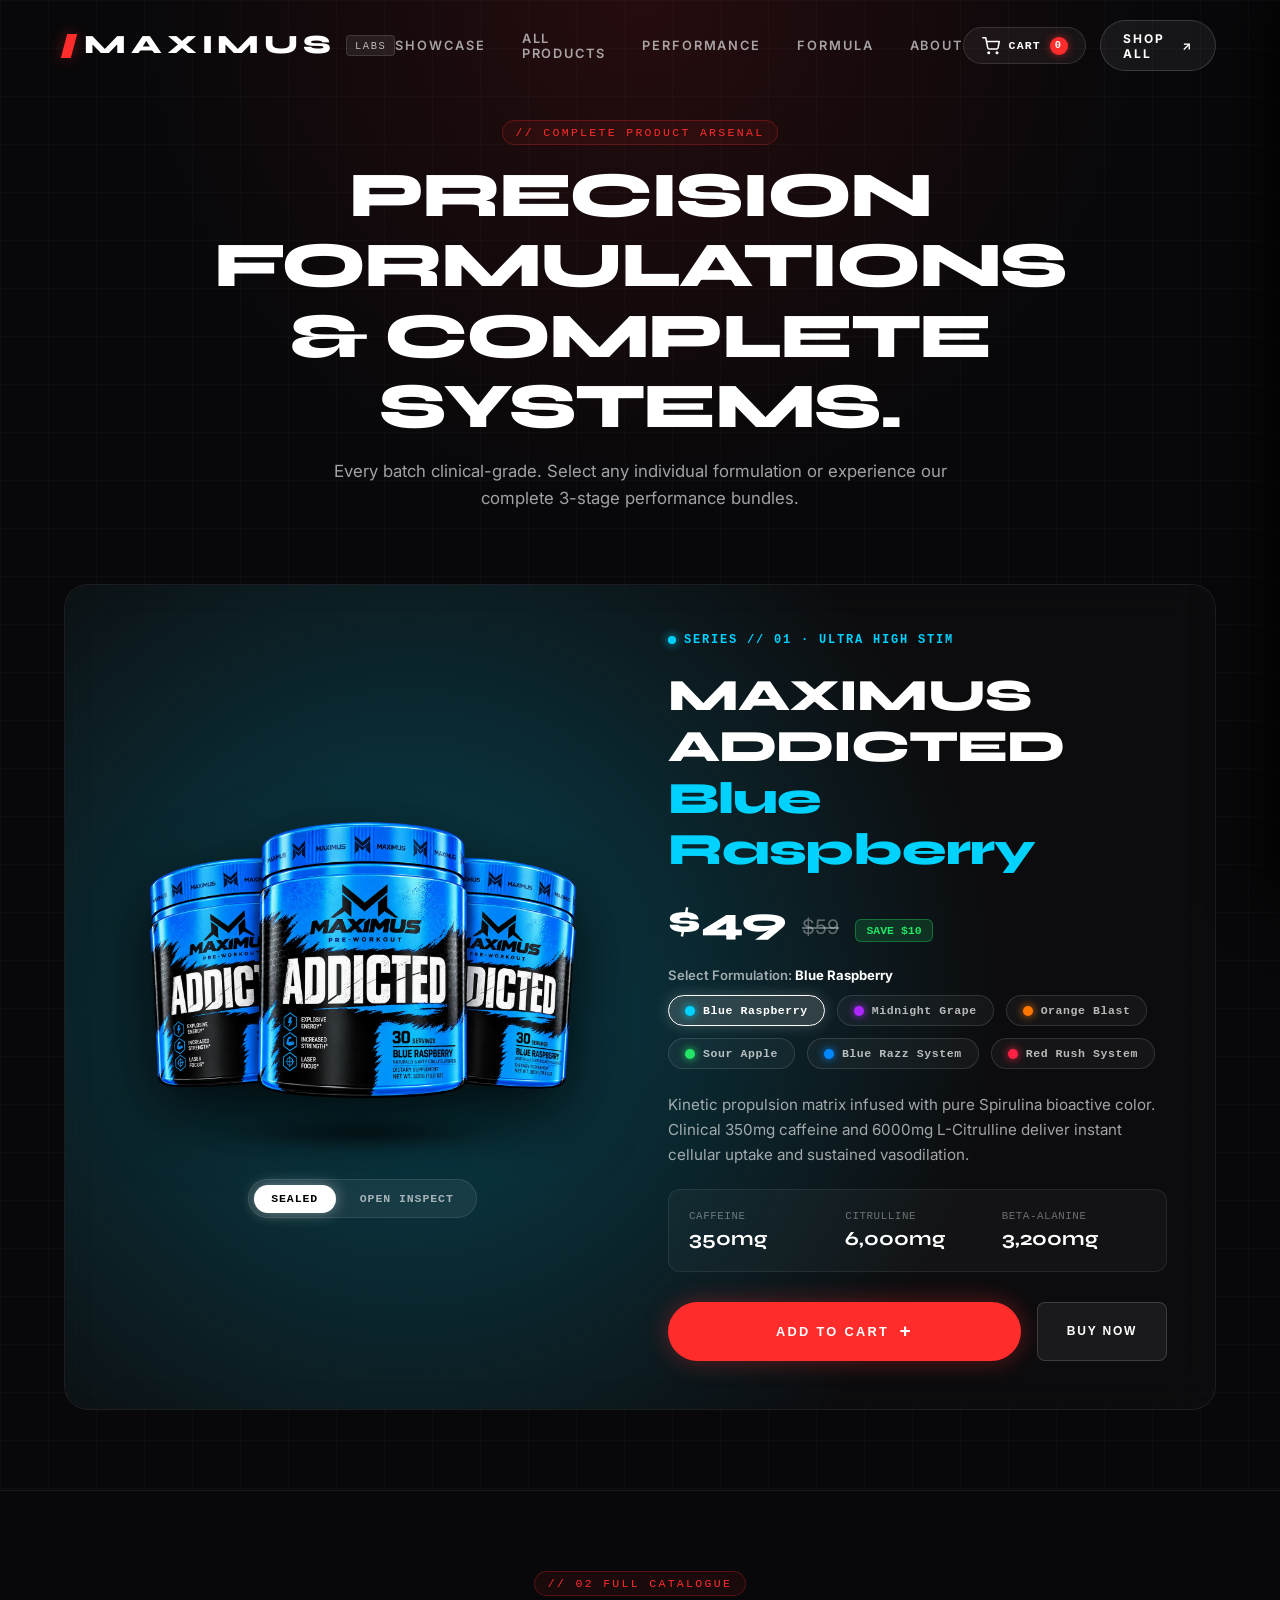
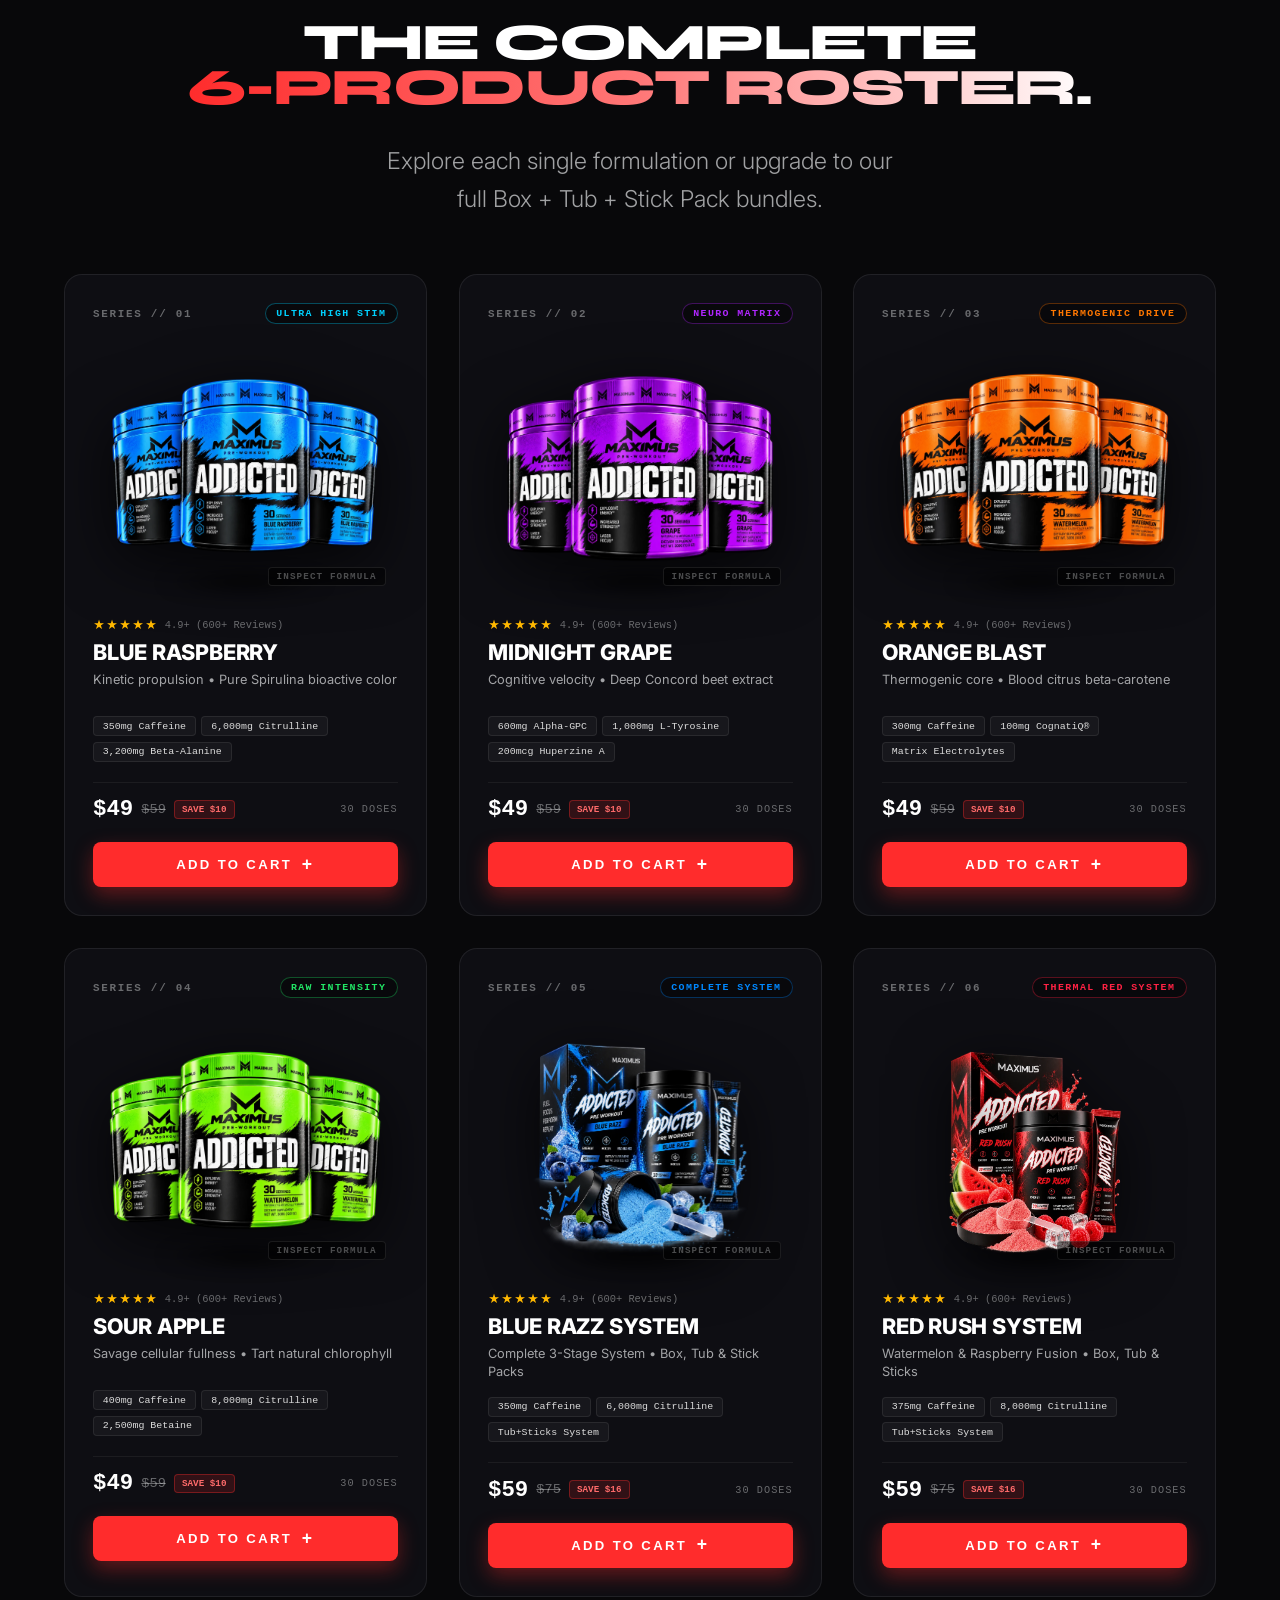
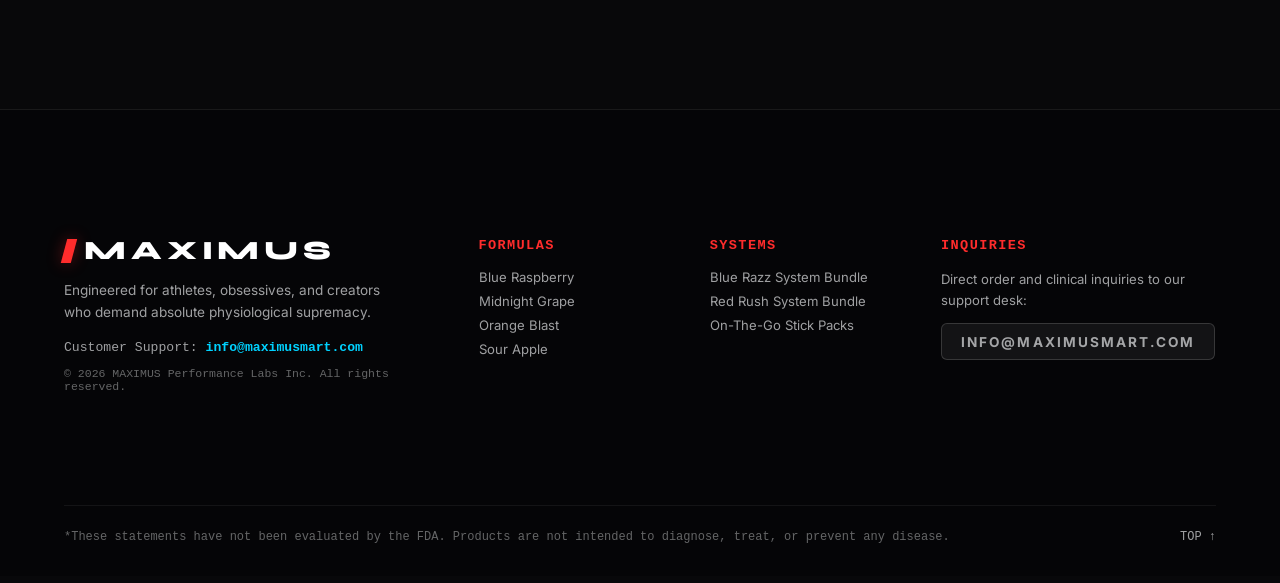
<file: products.html>
<!DOCTYPE html>
<html lang="en">
<head>
  <meta charset="UTF-8">
  <meta name="viewport" content="width=device-width, initial-scale=1.0">
  <title>MAXIMUS | All Formulations & Systems</title>
  <meta name="description" content="Explore the full MAXIMUS arsenal. Clinical high-stim pre-workouts and all-in-one performance systems engineered for pure kinetic output.">
  <meta name="theme-color" content="#08080a">

  <!-- Google Fonts: Syne & Inter -->
  <link rel="preconnect" href="https://fonts.googleapis.com">
  <link rel="preconnect" href="https://fonts.gstatic.com" crossorigin>
  <link href="https://fonts.googleapis.com/css2?family=Inter:wght@300;400;500;600;700&family=Syne:wght@600;700;800&family=JetBrains+Mono:wght@500;700&display=swap" rel="stylesheet">

  <link rel="stylesheet" href="style.css?v=25">
  <style>
    /* Dark Theme Overrides & Dedicated Showcase Page Polish */
    body {
      background-color: #08080a;
      color: #fff;
      min-height: 100vh;
      display: flex;
      flex-direction: column;
    }
    
    .products-page-header {
      padding-top: 7.5rem;
      padding-bottom: 2.5rem;
      position: relative;
      text-align: center;
      background: radial-gradient(circle at 50% 0%, rgba(255, 44, 44, 0.12) 0%, transparent 60%);
    }

    .page-title {
      font-family: var(--font-display);
      font-size: clamp(2.5rem, 5vw, 4.2rem);
      font-weight: 800;
      letter-spacing: -0.03em;
      line-height: 1.1;
      margin-bottom: 1rem;
    }

    .page-sub {
      color: var(--text-muted);
      max-width: 620px;
      margin: 0 auto;
      font-size: 1.05rem;
      line-height: 1.6;
    }

    /* Interactive Showcase Stage */
    .showcase-feature-wrap {
      padding: 2rem 0 5rem;
      position: relative;
    }

    .feature-stage-grid {
      display: grid;
      grid-template-columns: 1fr 1fr;
      gap: 3.5rem;
      align-items: center;
      background: rgba(255, 255, 255, 0.02);
      border: 1px solid rgba(255, 255, 255, 0.07);
      border-radius: 24px;
      padding: 3rem;
      position: relative;
      overflow: hidden;
      backdrop-filter: blur(20px);
      -webkit-backdrop-filter: blur(20px);
    }

    .feature-stage-glow {
      position: absolute;
      inset: 0;
      pointer-events: none;
      transition: background 0.6s ease;
      z-index: 0;
    }

    .feature-left-stage {
      position: relative;
      display: flex;
      flex-direction: column;
      align-items: center;
      justify-content: center;
      min-height: 460px;
      z-index: 1;
    }

    .feature-img-box {
      position: relative;
      width: 100%;
      height: 380px;
      display: flex;
      align-items: center;
      justify-content: center;
    }

    .feature-product-img {
      max-width: 88%;
      max-height: 380px;
      object-fit: contain;
      filter: drop-shadow(0 25px 35px rgba(0,0,0,0.85));
      transition: transform 0.4s cubic-bezier(0.16, 1, 0.3, 1), opacity 0.3s ease;
      animation: gentleFloat 4s ease-in-out infinite;
    }

    @keyframes gentleFloat {
      0%, 100% { transform: translateY(0); }
      50% { transform: translateY(-12px); }
    }

    .feature-ground-shadow {
      position: absolute;
      bottom: 10px;
      width: 65%;
      height: 24px;
      background: radial-gradient(ellipse at center, rgba(0,0,0,0.9) 0%, transparent 70%);
      filter: blur(8px);
      pointer-events: none;
    }

    .view-toggles-dark {
      display: inline-flex;
      background: rgba(255, 255, 255, 0.06);
      border: 1px solid rgba(255, 255, 255, 0.1);
      border-radius: 9999px;
      padding: 0.3rem;
      gap: 0.4rem;
      margin-top: 1.5rem;
      z-index: 2;
    }

    .toggle-pill-dark {
      background: none;
      border: none;
      color: var(--text-muted);
      font-family: var(--font-mono);
      font-size: 0.72rem;
      font-weight: 700;
      letter-spacing: 0.08em;
      padding: 0.45rem 1.1rem;
      border-radius: 9999px;
      cursor: pointer;
      transition: all 0.25s ease;
    }

    .toggle-pill-dark.active {
      background: #fff;
      color: #000;
      box-shadow: 0 0 15px rgba(255, 255, 255, 0.4);
    }

    /* Details Column */
    .feature-right-info {
      position: relative;
      z-index: 1;
      display: flex;
      flex-direction: column;
      gap: 1.4rem;
    }

    .series-tag-dark {
      font-family: var(--font-mono);
      font-size: 0.75rem;
      font-weight: 700;
      letter-spacing: 0.15em;
      color: #00d2ff;
      text-transform: uppercase;
      display: inline-flex;
      align-items: center;
      gap: 0.5rem;
    }

    .feature-title {
      font-family: var(--font-display);
      font-size: clamp(2rem, 3.5vw, 3rem);
      font-weight: 800;
      letter-spacing: -0.02em;
      line-height: 1.15;
      color: #fff;
    }

    .feature-price-row {
      display: flex;
      align-items: baseline;
      gap: 1rem;
    }

    .price-main-dark {
      font-family: var(--font-display);
      font-size: 2.4rem;
      font-weight: 800;
      color: #fff;
    }

    .price-orig-dark {
      font-size: 1.25rem;
      color: rgba(255, 255, 255, 0.35);
      text-decoration: line-through;
    }

    .save-badge-dark {
      background: rgba(34, 229, 102, 0.15);
      border: 1px solid rgba(34, 229, 102, 0.35);
      color: #22e566;
      font-family: var(--font-mono);
      font-size: 0.72rem;
      font-weight: 700;
      padding: 0.25rem 0.65rem;
      border-radius: 6px;
    }

    /* Flavor Selector Dots */
    .flavor-selector-wrap {
      display: flex;
      flex-direction: column;
      gap: 0.75rem;
    }

    .flavor-selector-label {
      font-size: 0.82rem;
      font-weight: 600;
      color: var(--text-muted);
    }

    .flavor-selector-label strong {
      color: #fff;
    }

    .flavor-pills-row {
      display: flex;
      gap: 0.75rem;
      flex-wrap: wrap;
    }

    .flavor-select-pill {
      background: rgba(255, 255, 255, 0.04);
      border: 1px solid rgba(255, 255, 255, 0.12);
      border-radius: 9999px;
      padding: 0.5rem 1rem;
      color: rgba(255, 255, 255, 0.7);
      font-family: var(--font-mono);
      font-size: 0.72rem;
      font-weight: 600;
      letter-spacing: 0.05em;
      cursor: pointer;
      display: inline-flex;
      align-items: center;
      gap: 0.5rem;
      transition: all 0.25s ease;
    }

    .flavor-select-pill .pill-dot {
      width: 10px;
      height: 10px;
      border-radius: 50%;
    }

    .flavor-select-pill:hover {
      background: rgba(255, 255, 255, 0.1);
      color: #fff;
      border-color: rgba(255, 255, 255, 0.3);
    }

    .flavor-select-pill.active {
      background: rgba(255, 255, 255, 0.15);
      color: #fff;
      border-color: #fff;
      box-shadow: 0 0 15px rgba(255, 255, 255, 0.2);
    }

    .feature-desc {
      font-size: 0.95rem;
      color: var(--text-muted);
      line-height: 1.65;
    }

    /* Telemetry specs grid */
    .feature-specs-grid {
      display: grid;
      grid-template-columns: repeat(3, 1fr);
      gap: 0.75rem;
      background: rgba(255, 255, 255, 0.03);
      border: 1px solid rgba(255, 255, 255, 0.08);
      border-radius: 12px;
      padding: 1.25rem;
    }

    .spec-item {
      display: flex;
      flex-direction: column;
      gap: 0.2rem;
    }

    .spec-item-label {
      font-family: var(--font-mono);
      font-size: 0.68rem;
      color: var(--text-dim);
      text-transform: uppercase;
      letter-spacing: 0.05em;
    }

    .spec-item-val {
      font-family: var(--font-display);
      font-size: 1.25rem;
      font-weight: 700;
      color: #fff;
    }

    .feature-actions-row {
      display: flex;
      gap: 1rem;
      margin-top: 0.5rem;
    }

    /* Catalog Section */
    .catalog-section {
      padding: 5rem 0 7rem;
      border-top: 1px solid rgba(255, 255, 255, 0.08);
      background: #08080a;
    }

    .catalog-header {
      margin-bottom: 3.5rem;
      text-align: center;
    }

    .catalog-grid {
      display: grid;
      grid-template-columns: repeat(auto-fill, minmax(320px, 1fr));
      gap: 2rem;
    }

    @media (max-width: 960px) {
      .feature-stage-grid {
        grid-template-columns: 1fr;
        padding: 2rem 1.5rem;
        gap: 2rem;
      }
      .feature-left-stage {
        min-height: 320px;
      }
      .feature-img-box {
        height: 280px;
      }
      .catalog-grid {
        grid-template-columns: 1fr;
      }
    }
  </style>
</head>
<body class="bg-grid">

  <!-- ========================================================================
       1. NAVIGATION HEADER (Identical to Home)
       ======================================================================== -->
  <nav class="site-nav" id="siteNav" aria-label="Primary Navigation">
    <div class="container nav-inner">
      <!-- Brand Logo -->
      <a href="/" class="brand-logo" aria-label="MAXIMUS Home">
        <div class="brand-slash"></div>
        <span class="brand-text">MAXIMUS</span>
        <span class="brand-pill">LABS</span>
      </a>

      <!-- Desktop Links -->
      <div class="nav-links">
        <a href="/#products" class="nav-link">Showcase</a>
        <a href="/products.html" class="nav-link active">All Products</a>
        <a href="/#performance" class="nav-link">Performance</a>
        <a href="/#formula" class="nav-link">Formula</a>
        <a href="/#about" class="nav-link">About</a>
      </div>

      <!-- Actions -->
      <div class="nav-actions">
        <button class="nav-cart-btn" id="navCartBtn" aria-label="Open Shopping Cart">
          <span class="cart-icon-svg">
            <svg width="18" height="18" viewBox="0 0 24 24" fill="none" stroke="currentColor" stroke-width="2" stroke-linecap="round" stroke-linejoin="round">
              <circle cx="9" cy="21" r="1"></circle>
              <circle cx="20" cy="21" r="1"></circle>
              <path d="M1 1h4l2.68 13.39a2 2 0 0 0 2 1.61h9.72a2 2 0 0 0 2-1.61L23 6H6"></path>
            </svg>
          </span>
          <span class="cart-text">CART</span>
          <span class="cart-badge" id="cartBadge">0</span>
        </button>
        <a href="/products.html" class="btn-nav">
          <span>Shop All</span>
          <span>↗</span>
        </a>
      </div>

      <!-- Mobile Hamburger -->
      <button class="mobile-toggle" id="mobileToggle" aria-label="Toggle navigation menu">
        <span></span>
        <span></span>
        <span></span>
      </button>
    </div>
  </nav>

  <!-- Mobile Drawer -->
  <div class="mobile-menu" id="mobileMenu">
    <div class="mobile-nav-links">
      <a href="/" class="mobile-nav-link">01 — Home</a>
      <a href="/products.html" class="mobile-nav-link">02 — All Products</a>
      <a href="/#performance" class="mobile-nav-link">03 — Performance</a>
      <a href="/#formula" class="mobile-nav-link">04 — Formula</a>
    </div>
  </div>

  <!-- Header Banner -->
  <header class="products-page-header">
    <div class="container">
      <div class="section-pill" style="margin-bottom: 1rem;">// COMPLETE PRODUCT ARSENAL</div>
      <h1 class="page-title">
        PRECISION FORMULATIONS <br>
        <span class="gradient-text">&amp; COMPLETE SYSTEMS.</span>
      </h1>
      <p class="page-sub">
        Every batch clinical-grade. Select any individual formulation or experience our complete 3-stage performance bundles.
      </p>
    </div>
  </header>

  <!-- Interactive Featured Showcase -->
  <section class="showcase-feature-wrap">
    <div class="container">
      <div class="feature-stage-grid">
        <div class="feature-stage-glow" id="stageGlow"></div>

        <!-- Left Image Stage -->
        <div class="feature-left-stage">
          <div class="feature-img-box">
            <img class="feature-product-img" id="featProductImg" src="public/products/blue-raspberry.webp" alt="MAXIMUS Formulation" decoding="async">
            <div class="feature-ground-shadow"></div>
          </div>

          <div class="view-toggles-dark" id="viewToggleWrap">
            <button class="toggle-pill-dark active" id="btnSealed">SEALED</button>
            <button class="toggle-pill-dark" id="btnOpen">OPEN INSPECT</button>
          </div>
        </div>

        <!-- Right Info Panel -->
        <div class="feature-right-info">
          <div class="series-tag-dark" id="featSeriesTag">
            <span style="display:inline-block; width:8px; height:8px; background:#00d2ff; border-radius:50%; box-shadow:0 0 8px #00d2ff;" id="seriesIndicator"></span>
            <span id="featSeriesText">SERIES // 01 · ULTRA HIGH STIM</span>
          </div>

          <h2 class="feature-title" id="featTitle">MAXIMUS ADDICTED<br><span style="color:#00d2ff;" id="featTitleAccent">Blue Raspberry</span></h2>

          <div class="feature-price-row">
            <span class="price-main-dark" id="featPrice">$49</span>
            <span class="price-orig-dark" id="featOrigPrice">$59</span>
            <span class="save-badge-dark" id="featSaveBadge">SAVE $10</span>
          </div>

          <!-- Flavor Pills Switcher -->
          <div class="flavor-selector-wrap">
            <div class="flavor-selector-label">
              Select Formulation: <strong id="selectedFlavorName">Blue Raspberry</strong>
            </div>
            <div class="flavor-pills-row" id="flavorPillsRow">
              <!-- Dynamically populated -->
            </div>
          </div>

          <p class="feature-desc" id="featDesc">
            Kinetic propulsion matrix infused with pure Spirulina bioactive color. Clinical 350mg caffeine and 6000mg L-Citrulline deliver instant cellular uptake and sustained vasodilation without crash.
          </p>

          <!-- Specifications HUD -->
          <div class="feature-specs-grid" id="featSpecsGrid">
            <div class="spec-item">
              <span class="spec-item-label" id="specLabel1">Caffeine</span>
              <span class="spec-item-val" id="specVal1">350mg</span>
            </div>
            <div class="spec-item">
              <span class="spec-item-label" id="specLabel2">Citrulline</span>
              <span class="spec-item-val" id="specVal2">6,000mg</span>
            </div>
            <div class="spec-item">
              <span class="spec-item-label" id="specLabel3">Beta-Alanine</span>
              <span class="spec-item-val" id="specVal3">3,200mg</span>
            </div>
          </div>

          <!-- Action Buttons -->
          <div class="feature-actions-row">
            <button class="btn-primary" id="btnStageAddToCart" style="flex: 1; justify-content: center; padding: 1.15rem;">
              <span>Add To Cart</span>
              <span style="font-size: 1.2rem;">+</span>
            </button>
            <button class="btn-nav" id="btnStageBuyNow" style="padding: 1.15rem 1.8rem; border-radius: 8px;">
              <span>Buy Now</span>
            </button>
          </div>
        </div>
      </div>
    </div>
  </section>

  <!-- Complete Catalog Grid (All 6 Formulations & Systems) -->
  <section class="catalog-section" id="catalogSection">
    <div class="container">
      <div class="catalog-header">
        <div class="section-pill">// 02 FULL CATALOGUE</div>
        <h2 class="editorial-headline" style="font-size: clamp(2rem, 4vw, 3.2rem);">
          THE COMPLETE <br><span class="gradient-text">6-PRODUCT ROSTER.</span>
        </h2>
        <p class="editorial-copy" style="max-width: 540px; margin: 0 auto;">
          Explore each single formulation or upgrade to our full Box + Tub + Stick Pack bundles.
        </p>
      </div>

      <div class="catalog-grid" id="catalogGrid">
        <!-- Rendered dynamically via JS for 100% sync -->
      </div>
    </div>
  </section>

  <!-- Footer with email -->
  <footer class="site-footer" style="background:#050507; border-top:1px solid rgba(255,255,255,0.08); padding: 4rem 0 2rem;">
    <div class="container">
      <div class="footer-main" style="display:grid; grid-template-columns: 2fr 1fr 1fr 1.5fr; gap: 3rem; margin-bottom: 3rem;">
        <div>
          <div class="brand-logo" style="margin-bottom: 1rem;">
            <div class="brand-slash"></div>
            <span class="brand-text">MAXIMUS</span>
          </div>
          <p style="font-size: 0.85rem; color: var(--text-muted); line-height: 1.6; max-width: 340px; margin-bottom: 1rem;">
            Engineered for athletes, obsessives, and creators who demand absolute physiological supremacy.
          </p>
          <div style="font-family: var(--font-mono); font-size: 0.82rem; color: var(--text-muted); margin-bottom: 0.75rem;">
            Customer Support: <a href="mailto:info@maximusmart.com" style="color: #00d2ff; text-decoration: none; font-weight: 600;">info@maximusmart.com</a>
          </div>
          <div style="font-family: var(--font-mono); font-size: 0.72rem; color: var(--text-dim);">
            © 2026 MAXIMUS Performance Labs Inc. All rights reserved.
          </div>
        </div>

        <div class="footer-col">
          <h4 style="font-size: 0.85rem; font-weight:700; text-transform:uppercase; margin-bottom:1rem; letter-spacing:0.1em;">Formulas</h4>
          <ul style="list-style:none; display:flex; flex-direction:column; gap:0.5rem; font-size:0.82rem; color:var(--text-muted);">
            <li>Blue Raspberry</li>
            <li>Midnight Grape</li>
            <li>Orange Blast</li>
            <li>Sour Apple</li>
          </ul>
        </div>

        <div class="footer-col">
          <h4 style="font-size: 0.85rem; font-weight:700; text-transform:uppercase; margin-bottom:1rem; letter-spacing:0.1em;">Systems</h4>
          <ul style="list-style:none; display:flex; flex-direction:column; gap:0.5rem; font-size:0.82rem; color:var(--text-muted);">
            <li>Blue Razz System Bundle</li>
            <li>Red Rush System Bundle</li>
            <li>On-The-Go Stick Packs</li>
          </ul>
        </div>

        <div class="footer-col">
          <h4 style="font-size: 0.85rem; font-weight:700; text-transform:uppercase; margin-bottom:1rem; letter-spacing:0.1em;">Inquiries</h4>
          <p style="font-size: 0.82rem; color: var(--text-muted); line-height: 1.6; margin-bottom: 0.75rem;">
            Direct order and clinical inquiries to our support desk:
          </p>
          <a href="mailto:info@maximusmart.com" class="btn-nav" style="display:inline-flex; border-radius:6px; padding:0.6rem 1.2rem;">
            <span>info@maximusmart.com</span>
          </a>
        </div>
      </div>

      <div class="footer-bottom" style="border-top:1px solid rgba(255,255,255,0.06); padding-top:1.5rem; display:flex; justify-content:space-between; align-items:center; font-size:0.75rem; color:var(--text-dim);">
        <p>*These statements have not been evaluated by the FDA. Products are not intended to diagnose, treat, or prevent any disease.</p>
        <a href="#" style="color:var(--text-muted); text-decoration:none;">TOP ↑</a>
      </div>
    </div>
  </footer>

  <!-- Unified Slide-Over Cart Drawer -->
  <div class="cart-overlay" id="cartOverlay"></div>
  <aside class="cart-drawer" id="cartDrawer" aria-label="Shopping Cart">
    <div class="cart-drawer-header">
      <div class="cart-drawer-title-wrap">
        <span class="cart-drawer-spark">⚡</span>
        <h3 class="cart-drawer-title">YOUR ARSENAL</h3>
        <span class="cart-drawer-count" id="cartDrawerCount">(0)</span>
      </div>
      <button class="cart-drawer-close" id="cartDrawerClose" aria-label="Close Shopping Cart">✕</button>
    </div>

    <div class="cart-shipping-meter" id="cartShippingMeter">
      <div class="shipping-meter-text" id="shippingMeterText">
        Add <span class="highlight-amt" id="shippingRemaining">$75.00</span> more to unlock <strong>FREE EXPRESS SHIPPING</strong>
      </div>
      <div class="shipping-meter-track">
        <div class="shipping-meter-fill" id="shippingMeterFill" style="width: 0%;"></div>
      </div>
    </div>

    <div class="cart-items-container" id="cartItemsContainer">
      <!-- Dynamic cart items -->
    </div>

    <div class="cart-drawer-footer" id="cartDrawerFooter">
      <div class="cart-summary-card">
        <div class="cart-summary-row">
          <span>Subtotal</span>
          <span class="summary-val" id="cartSubtotal">$0.00</span>
        </div>
        <div class="cart-summary-row">
          <span>Shipping</span>
          <span class="summary-val" id="cartShipping">Calculated next</span>
        </div>
        <div class="cart-summary-divider"></div>
        <div class="cart-summary-row total-row">
          <span>Estimated Total</span>
          <span class="summary-total-val" id="cartTotal">$0.00</span>
        </div>
      </div>

      <button class="btn-primary cart-checkout-btn" id="cartCheckoutBtn">
        <span class="btn-text">SECURE CHECKOUT</span>
        <span class="btn-icon">→</span>
      </button>

      <div class="cart-trust-row">
        <span>🛡️ 30-Day Money Back</span>
        <span>•</span>
        <span>🔒 256-Bit Encrypted</span>
      </div>
    </div>
  </aside>

  <!-- Cyber HUD Add-to-Cart Toast Notification -->
  <div class="cart-hud-toast" id="cartHudToast" aria-live="polite">
    <div class="toast-icon">✓</div>
    <div class="toast-content">
      <div class="toast-tag">// ARSENAL UPDATED</div>
      <div class="toast-name" id="toastProductName">MAXIMUS Blue Raspberry</div>
    </div>
    <button class="toast-view-btn" id="toastViewCart">VIEW CART</button>
  </div>

  <script>
    // Unified 6-Product Master Dataset
    const PRODUCTS = [
      {
        id: 0,
        name: 'Blue Raspberry',
        series: 'SERIES // 01 · ULTRA HIGH STIM',
        price: 49.00,
        origPrice: 59.00,
        color: '#00d2ff',
        glow: 'rgba(0, 210, 255, 0.28)',
        sealedImg: 'public/products/blue-raspberry.webp',
        openImg: 'public/open/blue-raspberry-open.webp',
        desc: 'Kinetic propulsion matrix infused with pure Spirulina bioactive color. Clinical 350mg caffeine and 6000mg L-Citrulline deliver instant cellular uptake and sustained vasodilation.',
        specs: [
          { label: 'Caffeine', val: '350mg' },
          { label: 'Citrulline', val: '6,000mg' },
          { label: 'Beta-Alanine', val: '3,200mg' }
        ],
        tagline: 'Kinetic propulsion • Pure Spirulina bioactive color'
      },
      {
        id: 1,
        name: 'Midnight Grape',
        series: 'SERIES // 02 · NEURO MATRIX',
        price: 49.00,
        origPrice: 59.00,
        color: '#b026ff',
        glow: 'rgba(176, 38, 255, 0.28)',
        sealedImg: 'public/products/grape.webp',
        openImg: 'public/open/grape-open.webp',
        desc: 'Cognitive velocity formulation engineered with deep Concord beet extract. Delivers razor laser focus, elevated memory recall, and seamless mind-muscle coordination.',
        specs: [
          { label: 'Alpha-GPC', val: '600mg' },
          { label: 'L-Tyrosine', val: '1,000mg' },
          { label: 'Huperzine A', val: '200mcg' }
        ],
        tagline: 'Cognitive velocity • Deep Concord beet extract'
      },
      {
        id: 2,
        name: 'Orange Blast',
        series: 'SERIES // 03 · THERMOGENIC DRIVE',
        price: 49.00,
        origPrice: 59.00,
        color: '#ff7700',
        glow: 'rgba(255, 119, 0, 0.28)',
        sealedImg: 'public/products/watermelon.webp',
        openImg: 'public/open/orange-blast-open.webp',
        desc: 'Thermogenic cellular fire powered by Sicilian blood citrus carotenoids. Accelerates core lipid metabolic oxidation while maintaining pristine electrolyte equilibrium.',
        specs: [
          { label: 'Caffeine', val: '300mg' },
          { label: 'CognatiQ®', val: '100mg' },
          { label: 'Electrolytes', val: 'Matrix' }
        ],
        tagline: 'Thermogenic core • Blood citrus beta-carotene'
      },
      {
        id: 3,
        name: 'Sour Apple',
        series: 'SERIES // 04 · RAW INTENSITY',
        price: 49.00,
        origPrice: 59.00,
        color: '#22e566',
        glow: 'rgba(34, 229, 102, 0.28)',
        sealedImg: 'public/products/sour-apple.webp',
        openImg: 'public/open/sour-apple-open.webp',
        desc: 'Unfiltered savage pumps driven by natural chlorophyll and tart malic acid. 8000mg super-dosed Citrulline floods target muscle tissue with explosive intra-workout vascularity.',
        specs: [
          { label: 'Caffeine', val: '400mg' },
          { label: 'Citrulline', val: '8,000mg' },
          { label: 'Betaine', val: '2,500mg' }
        ],
        tagline: 'Savage cellular fullness • Tart natural chlorophyll'
      },
      {
        id: 4,
        name: 'Blue Razz System',
        series: 'SERIES // 05 · COMPLETE SYSTEM',
        price: 59.00,
        origPrice: 75.00,
        color: '#0088ff',
        glow: 'rgba(0, 136, 255, 0.28)',
        sealedImg: 'public/products/blue-razz-box.webp',
        openImg: 'public/products/blue-razz-box.webp',
        desc: 'The complete 3-stage performance system. Includes full 30-serving pre-workout tub, collector presentation box, and 10 on-the-go travel stick packs with micronized ice-cold solubility.',
        specs: [
          { label: 'Caffeine', val: '350mg' },
          { label: 'Citrulline', val: '6,000mg' },
          { label: 'System', val: 'Tub+Sticks' }
        ],
        tagline: 'Complete 3-Stage System • Box, Tub & Stick Packs'
      },
      {
        id: 5,
        name: 'Red Rush System',
        series: 'SERIES // 06 · THERMAL RED SYSTEM',
        price: 59.00,
        origPrice: 75.00,
        color: '#ff2244',
        glow: 'rgba(255, 34, 68, 0.28)',
        sealedImg: 'public/products/red-rush-box.webp',
        openImg: 'public/products/red-rush-box.webp',
        desc: 'Watermelon and red raspberry hyper-thermal surge. Full 30-serving tub and travel stick pack box delivering ferocious vascular fullness and cellular hydration.',
        specs: [
          { label: 'Caffeine', val: '375mg' },
          { label: 'Citrulline', val: '8,000mg' },
          { label: 'System', val: 'Tub+Sticks' }
        ],
        tagline: 'Watermelon & Raspberry Fusion • Box, Tub & Sticks'
      }
    ];

    let currentIdx = 0;
    let isViewOpen = false;

    // Check URL param ?id=
    const params = new URLSearchParams(window.location.search);
    if (params.has('id')) {
      const pId = parseInt(params.get('id'), 10);
      if (pId >= 0 && pId < PRODUCTS.length) currentIdx = pId;
    }

    // Stage DOM Elements
    const stageGlow = document.getElementById('stageGlow');
    const featProductImg = document.getElementById('featProductImg');
    const featSeriesTag = document.getElementById('featSeriesTag');
    const featSeriesText = document.getElementById('featSeriesText');
    const seriesIndicator = document.getElementById('seriesIndicator');
    const featTitle = document.getElementById('featTitle');
    const featTitleAccent = document.getElementById('featTitleAccent');
    const featPrice = document.getElementById('featPrice');
    const featOrigPrice = document.getElementById('featOrigPrice');
    const featSaveBadge = document.getElementById('featSaveBadge');
    const selectedFlavorName = document.getElementById('selectedFlavorName');
    const flavorPillsRow = document.getElementById('flavorPillsRow');
    const featDesc = document.getElementById('featDesc');
    const btnSealed = document.getElementById('btnSealed');
    const btnOpen = document.getElementById('btnOpen');
    const viewToggleWrap = document.getElementById('viewToggleWrap');

    const specLabel1 = document.getElementById('specLabel1');
    const specVal1 = document.getElementById('specVal1');
    const specLabel2 = document.getElementById('specLabel2');
    const specVal2 = document.getElementById('specVal2');
    const specLabel3 = document.getElementById('specLabel3');
    const specVal3 = document.getElementById('specVal3');

    // Render Flavor Selector Pills
    flavorPillsRow.innerHTML = PRODUCTS.map((p, idx) => `
      <button class="flavor-select-pill ${idx === currentIdx ? 'active' : ''}" data-idx="${idx}">
        <span class="pill-dot" style="background:${p.color}; box-shadow:0 0 8px ${p.color};"></span>
        <span>${p.name}</span>
      </button>
    `).join('');

    function updateFeatureStage(idx) {
      currentIdx = idx;
      const p = PRODUCTS[idx];

      // Update active pills
      document.querySelectorAll('.flavor-select-pill').forEach((pill, i) => {
        pill.classList.toggle('active', i === idx);
      });

      // Update texts
      featSeriesText.textContent = p.series;
      seriesIndicator.style.background = p.color;
      seriesIndicator.style.boxShadow = '0 0 10px ' + p.color;

      featTitleAccent.textContent = p.name;
      featTitleAccent.style.color = p.color;

      featPrice.textContent = '$' + p.price.toFixed(0);
      featOrigPrice.textContent = '$' + p.origPrice.toFixed(0);
      featSaveBadge.textContent = 'SAVE $' + (p.origPrice - p.price).toFixed(0);
      selectedFlavorName.textContent = p.name;
      featDesc.textContent = p.desc;

      // Specs
      specLabel1.textContent = p.specs[0].label;
      specVal1.textContent = p.specs[0].val;
      specLabel2.textContent = p.specs[1].label;
      specVal2.textContent = p.specs[1].val;
      specLabel3.textContent = p.specs[2].label;
      specVal3.textContent = p.specs[2].val;

      // Glow & Image
      stageGlow.style.background = `radial-gradient(circle at 30% 50%, ${p.glow} 0%, transparent 65%)`;
      featProductImg.src = isViewOpen ? p.openImg : p.sealedImg;

      // Toggle visibility if single tub vs bundle
      if (p.id >= 4) {
        viewToggleWrap.style.display = 'none';
      } else {
        viewToggleWrap.style.display = 'inline-flex';
      }
    }

    flavorPillsRow.addEventListener('click', (e) => {
      const btn = e.target.closest('.flavor-select-pill');
      if (!btn) return;
      const idx = parseInt(btn.getAttribute('data-idx'), 10);
      updateFeatureStage(idx);
    });

    btnSealed.addEventListener('click', () => {
      isViewOpen = false;
      btnSealed.classList.add('active');
      btnOpen.classList.remove('active');
      featProductImg.src = PRODUCTS[currentIdx].sealedImg;
    });

    btnOpen.addEventListener('click', () => {
      isViewOpen = true;
      btnOpen.classList.add('active');
      btnSealed.classList.remove('active');
      featProductImg.src = PRODUCTS[currentIdx].openImg;
    });

    // Render Full Catalog Grid
    const catalogGrid = document.getElementById('catalogGrid');
    catalogGrid.innerHTML = PRODUCTS.map((p) => `
      <article class="arsenal-card" data-product-index="${p.id}" style="--prod-accent: ${p.color}; --prod-glow: ${p.glow};">
        <div class="arsenal-card-glow"></div>
        <div class="arsenal-card-head">
          <span class="arsenal-series-badge">${p.series.split('·')[0]}</span>
          <span class="arsenal-tag-stim" style="color: ${p.color}; border-color: ${p.color}55;">${p.series.split('·')[1] || 'FORMULA'}</span>
        </div>
        <div class="arsenal-img-stage" onclick="updateFeatureStage(${p.id}); window.scrollTo({top: 150, behavior: 'smooth'});" style="cursor:pointer;">
          <div class="arsenal-shadow"></div>
          <img class="arsenal-img arsenal-img-closed" src="${p.sealedImg}" alt="${p.name}" loading="lazy">
          <img class="arsenal-img arsenal-img-open" src="${p.openImg}" alt="${p.name}" loading="lazy">
          <span class="hover-inspect-badge">INSPECT FORMULA</span>
        </div>
        <div class="arsenal-card-body">
          <div class="arsenal-rating">
            <span class="stars">★★★★★</span>
            <span class="rating-text">4.9+ (600+ Reviews)</span>
          </div>
          <h3 class="arsenal-card-title">${p.name.toUpperCase()}</h3>
          <p class="arsenal-card-tagline">${p.tagline}</p>
          <div class="arsenal-actives-list">
            <span>${p.specs[0].val} ${p.specs[0].label}</span>
            <span>${p.specs[1].val} ${p.specs[1].label}</span>
            <span>${p.specs[2].val} ${p.specs[2].label}</span>
          </div>
          <div class="arsenal-price-row">
            <div class="price-wrap">
              <span class="current-price">$${p.price.toFixed(0)}</span>
              <span class="orig-price">$${p.origPrice.toFixed(0)}</span>
              <span class="save-badge">SAVE $${(p.origPrice - p.price).toFixed(0)}</span>
            </div>
            <span class="doses-badge">30 DOSES</span>
          </div>
          <button class="btn-primary arsenal-add-btn" onclick="addToCart(${p.id})" aria-label="Add ${p.name} to Cart">
            <span class="btn-text">Add To Cart</span>
            <span class="btn-icon">+</span>
          </button>
        </div>
      </article>
    `).join('');

    // Cart Management
    let cart = JSON.parse(localStorage.getItem('maximus_cart') || '[]');

    function saveAndRenderCart() {
      localStorage.setItem('maximus_cart', JSON.stringify(cart));
      renderCart();
    }

    function renderCart() {
      const cartBadge = document.getElementById('cartBadge');
      const cartDrawerCount = document.getElementById('cartDrawerCount');
      const container = document.getElementById('cartItemsContainer');
      const subtotalEl = document.getElementById('cartSubtotal');
      const totalEl = document.getElementById('cartTotal');
      const shippingMeterFill = document.getElementById('shippingMeterFill');
      const shippingRemaining = document.getElementById('shippingRemaining');

      const totalQty = cart.reduce((acc, item) => acc + item.qty, 0);
      if (cartBadge) cartBadge.textContent = totalQty;
      if (cartDrawerCount) cartDrawerCount.textContent = `(${totalQty})`;

      if (cart.length === 0) {
        container.innerHTML = `
          <div style="text-align:center; padding: 4rem 1rem; color: var(--text-muted);">
            <p style="font-size: 1rem; margin-bottom: 0.5rem; color:#fff;">Your arsenal cart is empty.</p>
            <span style="font-size: 0.8rem;">Select a formulation to add.</span>
          </div>
        `;
        subtotalEl.textContent = '$0.00';
        totalEl.textContent = '$0.00';
        shippingMeterFill.style.width = '0%';
        shippingRemaining.textContent = '$75.00';
        return;
      }

      let subtotal = 0;
      container.innerHTML = cart.map((item, i) => {
        subtotal += item.price * item.qty;
        return `
          <div class="cart-item-row" style="display:flex; gap:1rem; align-items:center; padding:1.25rem 0; border-bottom:1px solid rgba(255,255,255,0.06);">
            <img src="${item.img}" alt="${item.name}" style="width:64px; height:64px; object-fit:contain; background:rgba(255,255,255,0.03); border-radius:8px; padding:4px;">
            <div style="flex:1;">
              <h4 style="font-size:0.95rem; font-weight:700; color:#fff; margin-bottom:0.2rem;">${item.name}</h4>
              <div style="font-family:var(--font-mono); font-size:0.75rem; color:#00d2ff;">$${(item.price * item.qty).toFixed(2)}</div>
            </div>
            <div style="display:flex; align-items:center; gap:0.5rem; background:rgba(255,255,255,0.08); border-radius:6px; padding:0.25rem 0.5rem;">
              <button onclick="changeCartQty(${i}, -1)" style="background:none; border:none; color:#fff; cursor:pointer; font-weight:bold; padding:0 4px;">−</button>
              <span style="font-size:0.85rem; font-weight:600; min-width:16px; text-align:center;">${item.qty}</span>
              <button onclick="changeCartQty(${i}, 1)" style="background:none; border:none; color:#fff; cursor:pointer; font-weight:bold; padding:0 4px;">+</button>
            </div>
          </div>
        `;
      }).join('');

      subtotalEl.textContent = '$' + subtotal.toFixed(2);
      totalEl.textContent = '$' + subtotal.toFixed(2);

      // Shipping meter ($75 threshold)
      const threshold = 75;
      const progress = Math.min((subtotal / threshold) * 100, 100);
      shippingMeterFill.style.width = progress + '%';
      if (subtotal >= threshold) {
        shippingRemaining.parentElement.innerHTML = '⚡ You unlocked <strong>FREE EXPRESS SHIPPING!</strong>';
      } else {
        shippingRemaining.textContent = '$' + (threshold - subtotal).toFixed(2);
      }
    }

    window.changeCartQty = function(i, delta) {
      cart[i].qty += delta;
      if (cart[i].qty <= 0) cart.splice(i, 1);
      saveAndRenderCart();
    };

    function addToCart(pId) {
      const p = PRODUCTS.find(item => item.id === pId) || PRODUCTS[0];
      const existing = cart.find(item => item.id === p.id);
      if (existing) {
        existing.qty++;
      } else {
        cart.push({
          id: p.id,
          name: p.name,
          price: p.price,
          img: p.sealedImg,
          qty: 1
        });
      }
      saveAndRenderCart();

      // Show toast
      const toast = document.getElementById('cartHudToast');
      const toastName = document.getElementById('toastProductName');
      if (toast && toastName) {
        toastName.textContent = 'MAXIMUS ' + p.name;
        toast.classList.add('active');
        setTimeout(() => toast.classList.remove('active'), 3200);
      }
    }

    // Drawer toggles
    const cartDrawer = document.getElementById('cartDrawer');
    const cartOverlay = document.getElementById('cartOverlay');
    const navCartBtn = document.getElementById('navCartBtn');
    const cartDrawerClose = document.getElementById('cartDrawerClose');
    const toastViewCart = document.getElementById('toastViewCart');

    function openCart() {
      cartDrawer.classList.add('active');
      cartOverlay.classList.add('active');
    }
    function closeCart() {
      cartDrawer.classList.remove('active');
      cartOverlay.classList.remove('active');
    }

    if (navCartBtn) navCartBtn.addEventListener('click', openCart);
    if (cartDrawerClose) cartDrawerClose.addEventListener('click', closeCart);
    if (cartOverlay) cartOverlay.addEventListener('click', closeCart);
    if (toastViewCart) toastViewCart.addEventListener('click', openCart);

    document.getElementById('btnStageAddToCart').addEventListener('click', () => addToCart(currentIdx));
    document.getElementById('btnStageBuyNow').addEventListener('click', () => {
      addToCart(currentIdx);
      openCart();
    });

    document.getElementById('cartCheckoutBtn').addEventListener('click', () => {
      alert('Secure Checkout initiated for ' + document.getElementById('cartTotal').textContent);
    });

    // Mobile menu toggle
    const mobileToggle = document.getElementById('mobileToggle');
    const mobileMenu = document.getElementById('mobileMenu');
    if (mobileToggle && mobileMenu) {
      mobileToggle.addEventListener('click', () => {
        mobileMenu.classList.toggle('active');
      });
    }

    // Initialize
    updateFeatureStage(currentIdx);
    renderCart();
  </script>
</body>
</html>
</file>
<file: style.css>
/* ==========================================================================
   MAXIMUS | High-Performance Pre-Workout — Master Stylesheet
   Pure Vanilla CSS • 120 FPS Hardware-Accelerated • Zero-Lag
   ========================================================================== */

:root {
  --bg-dark: #08080a;
  --bg-card: rgba(16, 16, 22, 0.75);
  --bg-card-border: rgba(255, 255, 255, 0.08);
  --text-main: #f3f4f6;
  --text-muted: rgba(243, 244, 246, 0.65);
  --text-dim: rgba(243, 244, 246, 0.4);
  --accent-red: #ff2c2c;
  --accent-red-hover: #ff4747;
  --accent-red-glow: rgba(255, 44, 44, 0.35);
  --font-display: 'Syne', -apple-system, BlinkMacSystemFont, "Segoe UI", Roboto, sans-serif;
  --font-mono: ui-monospace, SFMono-Regular, Menlo, Monaco, Consolas, monospace;
  --font-body: 'Inter', -apple-system, BlinkMacSystemFont, "Segoe UI", Roboto, sans-serif;
}

* {
  box-sizing: border-box;
  margin: 0;
  padding: 0;
}

html {
  background-color: var(--bg-dark);
  color: var(--text-main);
  font-family: var(--font-body);
  -webkit-font-smoothing: antialiased;
  -moz-osx-font-smoothing: grayscale;
}

body {
  background-color: var(--bg-dark);
  color: var(--text-main);
  overflow-x: hidden;
  position: relative;
}

::selection {
  background-color: var(--accent-red);
  color: #ffffff;
}

::-webkit-scrollbar {
  width: 6px;
}
::-webkit-scrollbar-track {
  background: var(--bg-dark);
}
::-webkit-scrollbar-thumb {
  background: #1f1f26;
  border-radius: 3px;
}
::-webkit-scrollbar-thumb:hover {
  background: var(--accent-red);
}

.bg-grid {
  background-size: 48px 48px;
  background-image: 
    linear-gradient(to right, rgba(255, 255, 255, 0.02) 1px, transparent 1px),
    linear-gradient(to bottom, rgba(255, 255, 255, 0.02) 1px, transparent 1px);
}

.container {
  max-width: 1280px;
  margin: 0 auto;
  padding: 0 1.5rem;
}

@media (min-width: 768px) {
  .container {
    padding: 0 2.5rem;
  }
}

@media (min-width: 1200px) {
  .container {
    padding: 0 4rem;
  }
}

/* NAVIGATION */
.site-nav {
  position: fixed;
  top: 0;
  left: 0;
  right: 0;
  z-index: 100;
  padding: 1.25rem 0;
  transition: all 0.3s ease;
  border-bottom: 1px solid transparent;
}

.site-nav.scrolled {
  background-color: rgba(8, 8, 10, 0.92);
  backdrop-filter: blur(16px);
  -webkit-backdrop-filter: blur(16px);
  border-bottom-color: rgba(255, 255, 255, 0.08);
  padding: 0.85rem 0;
}

.nav-inner {
  display: flex;
  align-items: center;
  justify-content: space-between;
}

.brand-logo {
  display: flex;
  align-items: center;
  gap: 0.65rem;
  text-decoration: none;
  color: #fff;
  cursor: pointer;
}

.brand-slash {
  width: 10px;
  height: 24px;
  background-color: var(--accent-red);
  transform: skewX(-15deg);
  box-shadow: 0 0 15px var(--accent-red-glow);
  transition: transform 0.3s ease;
}

.brand-logo:hover .brand-slash {
  transform: skewX(-15deg) scaleY(1.15);
}

.brand-text {
  font-family: var(--font-display);
  font-weight: 800;
  font-size: 1.65rem;
  letter-spacing: 0.18em;
  color: #fff;
  line-height: 1;
  display: inline-flex;
  align-items: center;
}

.brand-pill {
  font-family: var(--font-mono);
  font-size: 0.65rem;
  letter-spacing: 0.15em;
  text-transform: uppercase;
  padding: 0.2rem 0.5rem;
  border-radius: 4px;
  background: rgba(255, 255, 255, 0.08);
  border: 1px solid rgba(255, 255, 255, 0.12);
  color: rgba(255, 255, 255, 0.7);
}

.nav-links {
  display: none;
  align-items: center;
  gap: 2.25rem;
}

@media (min-width: 860px) {
  .nav-links {
    display: flex;
  }
}

.nav-link {
  color: var(--text-muted);
  text-decoration: none;
  font-size: 0.8rem;
  font-weight: 600;
  text-transform: uppercase;
  letter-spacing: 0.15em;
  transition: color 0.2s ease;
  position: relative;
  padding: 0.25rem 0;
}

.nav-link::after {
  content: '';
  position: absolute;
  bottom: 0;
  left: 0;
  width: 0;
  height: 2px;
  background: var(--accent-red);
  transition: width 0.3s ease;
}

.nav-link:hover {
  color: #fff;
}

.nav-link:hover::after {
  width: 100%;
}

.nav-actions {
  display: none;
  align-items: center;
  gap: 1rem;
}

@media (min-width: 860px) {
  .nav-actions {
    display: flex;
    align-items: center;
    gap: 0.85rem;
  }
}

.nav-cart-btn {
  display: inline-flex;
  align-items: center;
  gap: 0.55rem;
  padding: 0.58rem 1.15rem;
  border-radius: 9999px;
  background: rgba(255, 255, 255, 0.05);
  border: 1px solid rgba(255, 255, 255, 0.14);
  color: #fff;
  font-family: var(--font-mono);
  font-size: 0.72rem;
  font-weight: 700;
  letter-spacing: 0.12em;
  cursor: pointer;
  transition: all 0.25s ease;
  line-height: 1;
}

.nav-cart-btn:hover {
  background: rgba(255, 255, 255, 0.12);
  border-color: rgba(255, 255, 255, 0.3);
  transform: translateY(-1px);
}

.cart-icon-svg {
  display: inline-flex;
  align-items: center;
  justify-content: center;
  color: #fff;
}

.cart-text {
  font-weight: 700;
  letter-spacing: 0.1em;
}

.cart-badge {
  display: inline-flex;
  align-items: center;
  justify-content: center;
  min-width: 19px;
  height: 19px;
  padding: 0 5px;
  border-radius: 9999px;
  background: var(--accent-red);
  color: #fff;
  font-size: 0.68rem;
  font-weight: 800;
  box-shadow: 0 0 10px var(--accent-red-glow);
}

.btn-nav {
  display: inline-flex;
  align-items: center;
  gap: 0.5rem;
  padding: 0.6rem 1.4rem;
  border-radius: 9999px;
  font-size: 0.75rem;
  font-weight: 700;
  letter-spacing: 0.15em;
  text-transform: uppercase;
  color: #fff;
  background: rgba(255, 255, 255, 0.06);
  border: 1px solid rgba(255, 255, 255, 0.15);
  text-decoration: none;
  cursor: pointer;
  transition: all 0.3s ease;
}

.btn-nav:hover {
  background: var(--accent-red);
  border-color: var(--accent-red);
  box-shadow: 0 0 25px var(--accent-red-glow);
  transform: translateY(-1px);
}

.mobile-toggle {
  display: flex;
  flex-direction: column;
  gap: 5px;
  background: none;
  border: none;
  cursor: pointer;
  padding: 0.5rem;
  z-index: 101;
}

@media (min-width: 860px) {
  .mobile-toggle {
    display: none;
  }
}

.mobile-toggle span {
  width: 24px;
  height: 2px;
  background: #fff;
  transition: all 0.3s ease;
}

.mobile-menu {
  position: fixed;
  inset: 0;
  background: rgba(8, 8, 10, 0.98);
  backdrop-filter: blur(24px);
  -webkit-backdrop-filter: blur(24px);
  z-index: 99;
  display: flex;
  flex-direction: column;
  justify-content: center;
  padding: 3rem 2rem;
  opacity: 0;
  pointer-events: none;
  transition: opacity 0.3s ease;
}

.mobile-menu.active {
  opacity: 1;
  pointer-events: auto;
}

.mobile-nav-links {
  display: flex;
  flex-direction: column;
  gap: 1.5rem;
}

.mobile-nav-link {
  font-family: var(--font-display);
  font-size: 1.8rem;
  font-weight: 700;
  color: rgba(255, 255, 255, 0.8);
  text-decoration: none;
  text-transform: uppercase;
  letter-spacing: 0.1em;
  padding-bottom: 0.75rem;
  border-bottom: 1px solid rgba(255, 255, 255, 0.08);
}

/* ==========================================================================
   HERO SEQUENCE (800vh TRACK + STICKY SCREEN + HUD)
   Ultra-slow, cinematic, luxurious 160-frame scrub pacing
   ========================================================================== */
.hero-track {
  position: relative;
  width: 100%;
  height: 800vh;
  background-color: var(--bg-dark);
}

.hero-sticky {
  position: sticky;
  top: 0;
  left: 0;
  width: 100%;
  height: 100vh;
  overflow: hidden;
  display: flex;
  align-items: center;
  justify-content: center;
}

#heroCanvas {
  position: absolute;
  top: 50%;
  left: 50%;
  transform: translate(-50%, -50%);
  width: 100%;
  height: 100%;
  max-width: 100vw;
  max-height: 100vh;
  object-fit: contain;
  display: block;
  z-index: 1;
  pointer-events: none;
}

.hero-vignette {
  position: absolute;
  inset: 0;
  background: radial-gradient(circle at 50% 50%, transparent 40%, rgba(8, 8, 10, 0.45) 75%, var(--bg-dark) 100%);
  pointer-events: none;
  z-index: 2;
}

.hero-glow-core {
  position: absolute;
  top: 50%;
  left: 50%;
  transform: translate(-50%, -50%);
  width: 480px;
  height: 480px;
  background: radial-gradient(circle, rgba(255, 44, 44, 0.2) 0%, transparent 70%);
  filter: blur(80px);
  pointer-events: none;
  z-index: 1;
}

.hero-phase-nav {
  position: absolute;
  top: 92px;
  left: 50%;
  transform: translateX(-50%);
  z-index: 20;
  display: flex;
  align-items: center;
  gap: 0.35rem;
  background: rgba(15, 15, 20, 0.85);
  backdrop-filter: blur(16px);
  -webkit-backdrop-filter: blur(16px);
  padding: 0.35rem 0.5rem;
  border-radius: 9999px;
  border: 1px solid rgba(255, 255, 255, 0.1);
  box-shadow: 0 10px 30px rgba(0, 0, 0, 0.5);
}

.phase-pill {
  background: transparent;
  border: none;
  color: rgba(255, 255, 255, 0.45);
  font-family: var(--font-mono);
  font-size: 0.65rem;
  font-weight: 600;
  letter-spacing: 0.12em;
  text-transform: uppercase;
  padding: 0.4rem 0.85rem;
  border-radius: 9999px;
  cursor: pointer;
  transition: all 0.25s ease;
  white-space: nowrap;
}

.phase-pill:hover {
  color: #fff;
  background: rgba(255, 255, 255, 0.08);
}

.phase-pill.active {
  color: #fff;
  background: var(--accent-red);
  box-shadow: 0 0 15px var(--accent-red-glow);
}

.hero-hud-container {
  position: absolute;
  inset: 0;
  z-index: 10;
  pointer-events: none;
  max-width: 1360px;
  margin: 0 auto;
  padding: 6rem 2rem 3rem;
  display: flex;
  flex-direction: column;
  justify-content: space-between;
}

/* Phase 1: Left-aligned Intro */
.hud-phase-1 {
  position: absolute;
  left: 2rem;
  top: 50%;
  transform: translateY(-50%);
  max-width: 520px;
  pointer-events: auto;
  transition: opacity 0.35s ease, transform 0.35s ease;
}

@media (min-width: 1024px) {
  .hud-phase-1 {
    left: 4.5rem;
  }
}

.hud-badge {
  display: inline-flex;
  align-items: center;
  gap: 0.5rem;
  padding: 0.35rem 0.85rem;
  border-radius: 9999px;
  background: rgba(255, 44, 44, 0.1);
  border: 1px solid rgba(255, 44, 44, 0.3);
  color: var(--accent-red);
  font-family: var(--font-mono);
  font-size: 0.68rem;
  font-weight: 700;
  letter-spacing: 0.2em;
  text-transform: uppercase;
  margin-bottom: 1.25rem;
}

.hud-headline {
  font-family: var(--font-display);
  font-size: clamp(2.5rem, 5.5vw, 4.8rem);
  font-weight: 800;
  line-height: 0.92;
  text-transform: uppercase;
  letter-spacing: -0.02em;
  margin-bottom: 1.25rem;
  color: #fff;
}

.hud-headline span {
  background: linear-gradient(90deg, #fff 0%, rgba(255, 255, 255, 0.6) 100%);
  -webkit-background-clip: text;
  -webkit-text-fill-color: transparent;
}

.hud-desc {
  font-size: 1.05rem;
  line-height: 1.6;
  color: var(--text-muted);
  font-weight: 300;
  margin-bottom: 1.75rem;
}

.hud-pills {
  display: flex;
  flex-wrap: wrap;
  gap: 0.6rem;
}

.hud-pill-spec {
  font-family: var(--font-mono);
  font-size: 0.72rem;
  letter-spacing: 0.1em;
  text-transform: uppercase;
  padding: 0.35rem 0.75rem;
  border-radius: 6px;
  background: rgba(255, 255, 255, 0.05);
  border: 1px solid rgba(255, 255, 255, 0.1);
  color: rgba(255, 255, 255, 0.8);
}

/* Floating Telemetry HUD Cards */
.hud-telemetry-layer {
  position: absolute;
  inset: 0;
  pointer-events: none;
  transition: opacity 0.35s ease;
}

.telemetry-card {
  position: absolute;
  pointer-events: auto;
  background: rgba(14, 14, 18, 0.88);
  backdrop-filter: blur(20px);
  -webkit-backdrop-filter: blur(20px);
  border: 1px solid rgba(255, 255, 255, 0.12);
  border-radius: 16px;
  padding: 1.25rem 1.5rem;
  max-width: 320px;
  box-shadow: 0 20px 40px rgba(0, 0, 0, 0.6);
  transition: all 0.3s ease;
}

.telemetry-card:hover {
  border-color: rgba(255, 44, 44, 0.5);
  transform: translateY(-2px);
  box-shadow: 0 25px 50px rgba(255, 44, 44, 0.15);
}

.telemetry-tag {
  font-family: var(--font-mono);
  font-size: 0.65rem;
  font-weight: 700;
  color: var(--accent-red);
  letter-spacing: 0.2em;
  text-transform: uppercase;
  margin-bottom: 0.35rem;
}

.telemetry-val {
  font-family: var(--font-display);
  font-size: 1.35rem;
  font-weight: 800;
  color: #fff;
  letter-spacing: 0.02em;
  margin-bottom: 0.35rem;
}

.telemetry-desc {
  font-size: 0.8rem;
  color: var(--text-muted);
  line-height: 1.45;
}

.telemetry-bar {
  width: 100%;
  height: 3px;
  background: rgba(255, 255, 255, 0.1);
  border-radius: 2px;
  margin-top: 0.75rem;
  overflow: hidden;
}

.telemetry-bar-fill {
  height: 100%;
  background: var(--accent-red);
  box-shadow: 0 0 8px var(--accent-red);
}

.card-left-top { left: 3.5rem; top: 28%; }
.card-right-top { right: 3.5rem; top: 30%; }
.card-left-bottom { left: 4rem; bottom: 20%; }
.card-right-bottom { right: 4rem; bottom: 22%; }

@media (max-width: 900px) {
  .telemetry-card {
    max-width: 230px;
    padding: 0.85rem 1.1rem;
  }
  .card-left-top { left: 1rem; top: 20%; }
  .card-right-top { right: 1rem; top: 22%; }
  .card-left-bottom { left: 1rem; bottom: 12%; }
  .card-right-bottom { right: 1rem; bottom: 14%; }
}

/* Phase 4: Final Product Lockup */
.hud-phase-4 {
  position: absolute;
  bottom: 3.5rem;
  left: 50%;
  transform: translateX(-50%);
  width: calc(100% - 3rem);
  max-width: 920px;
  pointer-events: auto;
  background: rgba(14, 14, 18, 0.88);
  backdrop-filter: blur(20px);
  -webkit-backdrop-filter: blur(20px);
  border: 1px solid rgba(255, 255, 255, 0.12);
  border-radius: 20px;
  padding: 1.5rem 2rem;
  display: flex;
  flex-direction: column;
  gap: 1.25rem;
  box-shadow: 0 25px 60px rgba(0, 0, 0, 0.7);
  transition: opacity 0.35s ease, transform 0.35s ease;
}

@media (min-width: 768px) {
  .hud-phase-4 {
    flex-direction: row;
    align-items: center;
    justify-content: space-between;
  }
}

.p4-title {
  font-family: var(--font-display);
  font-size: 1.5rem;
  font-weight: 800;
  color: #fff;
  letter-spacing: 0.05em;
  display: flex;
  align-items: center;
  gap: 0.75rem;
}

.p4-sub {
  font-family: var(--font-mono);
  font-size: 0.72rem;
  color: var(--text-muted);
  letter-spacing: 0.15em;
  text-transform: uppercase;
  margin-top: 0.25rem;
}

.btn-primary {
  display: inline-flex;
  align-items: center;
  gap: 0.65rem;
  padding: 0.85rem 1.85rem;
  border-radius: 9999px;
  background: var(--accent-red);
  color: #fff;
  font-size: 0.8rem;
  font-weight: 700;
  letter-spacing: 0.18em;
  text-transform: uppercase;
  text-decoration: none;
  border: none;
  cursor: pointer;
  box-shadow: 0 0 25px var(--accent-red-glow);
  transition: all 0.3s ease;
}

.btn-primary:hover {
  background: var(--accent-red-hover);
  box-shadow: 0 0 35px rgba(255, 44, 44, 0.6);
  transform: scale(1.03);
}

.hero-footer-bar {
  position: absolute;
  bottom: 1.25rem;
  left: 2rem;
  right: 2rem;
  z-index: 15;
  display: flex;
  align-items: center;
  justify-content: space-between;
  font-family: var(--font-mono);
  font-size: 0.68rem;
  letter-spacing: 0.15em;
  text-transform: uppercase;
  color: rgba(255, 255, 255, 0.4);
  pointer-events: none;
}

.live-pulse {
  display: inline-block;
  width: 7px;
  height: 7px;
  border-radius: 50%;
  background: var(--accent-red);
  box-shadow: 0 0 8px var(--accent-red);
  animation: pulse 1.8s infinite;
  margin-right: 0.4rem;
}

@keyframes pulse {
  0% { transform: scale(0.9); opacity: 0.6; }
  50% { transform: scale(1.3); opacity: 1; }
  100% { transform: scale(0.9); opacity: 0.6; }
}

/* ==========================================================================
   PHILOSOPHY & BRAND STATEMENT SECTION
   ========================================================================== */
.section-philosophy {
  position: relative;
  z-index: 10;
  padding: 8rem 0;
  background-color: var(--bg-dark);
  border-top: 1px solid rgba(255, 255, 255, 0.06);
  overflow: hidden;
}

.section-pill {
  display: inline-flex;
  align-items: center;
  gap: 0.5rem;
  padding: 0.3rem 0.8rem;
  border-radius: 9999px;
  background: rgba(255, 44, 44, 0.08);
  border: 1px solid rgba(255, 44, 44, 0.25);
  color: var(--accent-red);
  font-family: var(--font-mono);
  font-size: 0.72rem;
  letter-spacing: 0.2em;
  text-transform: uppercase;
  margin-bottom: 1.5rem;
}

.editorial-headline {
  font-family: var(--font-display);
  font-size: clamp(3rem, 7vw, 6.5rem);
  font-weight: 800;
  line-height: 0.88;
  letter-spacing: -0.03em;
  text-transform: uppercase;
  margin-bottom: 2rem;
  color: #fff;
}

.editorial-headline .gradient-text {
  background: linear-gradient(90deg, var(--accent-red) 0%, #ff7777 50%, #ffffff 100%);
  -webkit-background-clip: text;
  -webkit-text-fill-color: transparent;
}

.editorial-copy {
  font-size: clamp(1.1rem, 2vw, 1.45rem);
  line-height: 1.65;
  color: var(--text-muted);
  font-weight: 300;
  max-width: 800px;
  margin-bottom: 4.5rem;
}

.specs-ledger {
  display: grid;
  grid-template-columns: repeat(2, 1fr);
  gap: 1.75rem;
  border-top: 1px solid rgba(255, 255, 255, 0.1);
  padding-top: 3rem;
  perspective: 1000px;
}

@media (min-width: 768px) {
  .specs-ledger {
    grid-template-columns: repeat(4, 1fr);
  }
}

.spec-card {
  position: relative;
  background: rgba(16, 16, 22, 0.55);
  border: 1px solid rgba(255, 255, 255, 0.08);
  border-radius: 16px;
  padding: 1.85rem 1.6rem;
  transition: border-color 0.3s ease, box-shadow 0.3s ease;
  transform-style: preserve-3d;
  overflow: hidden;
  will-change: transform;
}

.spec-card:hover {
  border-color: rgba(255, 44, 44, 0.4);
  box-shadow: 0 15px 35px rgba(0, 0, 0, 0.5), 0 0 20px rgba(255, 44, 44, 0.1);
}

.spec-glow-overlay {
  position: absolute;
  inset: 0;
  pointer-events: none;
  background: radial-gradient(circle at 50% 0%, rgba(255, 44, 44, 0.15) 0%, transparent 70%);
  opacity: 0;
  transition: opacity 0.4s ease;
}

.spec-card:hover .spec-glow-overlay {
  opacity: 1;
}

.spec-stat {
  font-family: var(--font-display);
  font-size: 2.6rem;
  font-weight: 800;
  color: #fff;
  margin-bottom: 0.35rem;
  line-height: 1;
  display: flex;
  align-items: baseline;
  gap: 2px;
}

.counter-suffix {
  font-size: 1.7rem;
  color: var(--accent-red);
}

.stat-highlight {
  background: linear-gradient(90deg, #ffffff 0%, rgba(255, 255, 255, 0.7) 100%);
  -webkit-background-clip: text;
  -webkit-text-fill-color: transparent;
}

.spec-label {
  font-family: var(--font-mono);
  font-size: 0.72rem;
  font-weight: 700;
  color: var(--accent-red);
  letter-spacing: 0.15em;
  text-transform: uppercase;
  margin-bottom: 0.4rem;
}

.spec-sub {
  font-size: 0.82rem;
  color: var(--text-dim);
  line-height: 1.45;
}

/* ==========================================================================
   PRODUCT SHOWCASE SECTION (PINNED GSAP SCROLL-DRIVEN EXPERIENCE)
   ========================================================================== */
.products-scroll-track {
  position: relative;
  width: 100%;
  height: 480vh;
  background-color: var(--bg-dark);
}

.section-products {
  position: sticky;
  top: 0;
  left: 0;
  width: 100%;
  height: 100vh;
  overflow: hidden;
  display: flex;
  flex-direction: column;
  justify-content: center;
  z-index: 10;
  border-top: 1px solid rgba(255, 255, 255, 0.06);
}

.products-bg-ambient {
  position: absolute;
  inset: 0;
  background: radial-gradient(circle at 65% 50%, rgba(0, 210, 255, 0.16) 0%, rgba(8, 8, 10, 0.94) 60%, var(--bg-dark) 100%);
  pointer-events: none;
  z-index: 1;
  transition: background 0.7s cubic-bezier(0.16, 1, 0.3, 1);
}

.products-watermark {
  position: absolute;
  top: 50%;
  left: 50%;
  transform: translate(-50%, -50%);
  font-family: var(--font-display);
  font-size: clamp(4.5rem, 14vw, 16rem);
  font-weight: 800;
  letter-spacing: -0.04em;
  text-transform: uppercase;
  white-space: nowrap;
  color: rgba(255, 255, 255, 0.032);
  pointer-events: none;
  z-index: 2;
  user-select: none;
}

.products-container {
  position: relative;
  z-index: 3;
  width: 100%;
}

.products-top-nav {
  display: flex;
  align-items: center;
  justify-content: space-between;
  margin-bottom: 2rem;
  flex-wrap: wrap;
  gap: 1rem;
}

.product-showcase-grid {
  display: grid;
  grid-template-columns: 1fr;
  gap: 2.5rem;
  align-items: center;
  width: 100%;
  position: relative;
}

@media (min-width: 1024px) {
  .product-showcase-grid {
    grid-template-columns: 1fr 1.25fr 0.85fr;
    gap: 3rem;
  }
}

/* LEFT COLUMN */
.prod-col-left {
  display: flex;
  flex-direction: column;
  position: relative;
  z-index: 5;
}

.prod-col-left > * {
  will-change: transform, opacity;
}

.carousel-arrows-row {
  display: flex;
  gap: 0.65rem;
  margin-bottom: 1.25rem;
}

.carousel-arrow-btn {
  width: 40px;
  height: 40px;
  border-radius: 50%;
  background: rgba(255, 255, 255, 0.08);
  border: 1px solid rgba(255, 255, 255, 0.16);
  color: #fff;
  font-size: 1.35rem;
  line-height: 1;
  display: flex;
  align-items: center;
  justify-content: center;
  cursor: pointer;
  transition: all 0.25s cubic-bezier(0.16, 1, 0.3, 1);
  padding-bottom: 2px;
}

.carousel-arrow-btn:hover {
  background: #ffffff;
  color: #08080a;
  transform: scale(1.1);
  box-shadow: 0 0 20px rgba(255, 255, 255, 0.4);
}

.carousel-arrow-btn:active {
  transform: scale(0.95);
}

.prod-main-heading {
  font-family: var(--font-display);
  font-size: clamp(2.4rem, 4.2vw, 3.8rem);
  font-weight: 800;
  line-height: 0.95;
  letter-spacing: -0.025em;
  text-transform: uppercase;
  margin-bottom: 1.25rem;
}

.prod-motto {
  font-family: var(--font-mono);
  font-size: 0.72rem;
  letter-spacing: 0.18em;
  text-transform: uppercase;
  color: var(--text-dim);
}

/* CENTER COLUMN: Hero Floating Tub & Realistic Ground Contact Shadow */
.prod-col-center {
  display: flex;
  align-items: center;
  justify-content: center;
  position: relative;
  min-height: 580px;
  z-index: 6;
}

.prod-image-wrapper {
  position: relative;
  display: flex;
  flex-direction: column;
  align-items: center;
  justify-content: center;
  will-change: transform;
}

.prod-img {
  max-height: 620px;
  width: auto;
  max-width: 100%;
  object-fit: contain;
  filter: drop-shadow(0 30px 55px rgba(0, 0, 0, 0.75));
  position: relative;
  z-index: 2;
  will-change: transform, opacity;
  user-select: none;
  display: block;
  margin: 0 auto;
}

.prod-ground-shadow {
  width: 260px;
  height: 28px;
  border-radius: 50%;
  background: radial-gradient(ellipse at center, rgba(0, 0, 0, 0.85) 0%, rgba(0, 0, 0, 0.35) 45%, transparent 75%);
  filter: blur(10px);
  margin-top: -15px;
  pointer-events: none;
  z-index: 1;
  will-change: transform, opacity;
  transition: transform 0.3s ease, opacity 0.3s ease;
}

.prod-glow-backing {
  position: absolute;
  width: 440px;
  height: 440px;
  border-radius: 50%;
  background: radial-gradient(circle, rgba(0, 210, 255, 0.28) 0%, transparent 70%);
  filter: blur(65px);
  pointer-events: none;
  z-index: 0;
  transition: background 0.6s ease;
}

/* RIGHT COLUMN: Price, Size/Flavor Pills, Specs */
.prod-col-right {
  display: flex;
  flex-direction: column;
  gap: 1.6rem;
  position: relative;
  z-index: 5;
}

.prod-col-right > * {
  will-change: transform, opacity;
}

.prod-price-stack {
  display: flex;
  align-items: baseline;
  gap: 0.9rem;
}

.prod-price-current {
  font-family: var(--font-display);
  font-size: 3.8rem;
  font-weight: 800;
  color: #fff;
  line-height: 1;
  letter-spacing: -0.02em;
}

.prod-price-original {
  font-family: var(--font-display);
  font-size: 1.9rem;
  font-weight: 600;
  color: rgba(255, 255, 255, 0.35);
  text-decoration: line-through;
  line-height: 1;
}

.prod-selector-group {
  display: flex;
  flex-direction: column;
  gap: 0.65rem;
}

.prod-selector-label {
  font-family: var(--font-mono);
  font-size: 0.72rem;
  color: var(--text-dim);
  letter-spacing: 0.15em;
  text-transform: uppercase;
}

.prod-variant-circles {
  display: flex;
  gap: 0.65rem;
}

.variant-circle-btn {
  width: 42px;
  height: 42px;
  border-radius: 50%;
  background: rgba(255, 255, 255, 0.08);
  border: 1px solid rgba(255, 255, 255, 0.16);
  color: rgba(255, 255, 255, 0.65);
  font-family: var(--font-mono);
  font-size: 0.8rem;
  font-weight: 700;
  cursor: pointer;
  display: flex;
  align-items: center;
  justify-content: center;
  transition: all 0.25s cubic-bezier(0.16, 1, 0.3, 1);
}

.variant-circle-btn:hover {
  color: #fff;
  border-color: rgba(255, 255, 255, 0.4);
  transform: scale(1.06);
}

.variant-circle-btn.active {
  background: #ffffff;
  color: #08080a;
  border-color: #ffffff;
  box-shadow: 0 0 20px rgba(255, 255, 255, 0.45);
  transform: scale(1.1);
}

.prod-actives-card {
  padding: 1.1rem 1.35rem;
  border-radius: 14px;
  background: rgba(255, 255, 255, 0.04);
  border: 1px solid rgba(255, 255, 255, 0.1);
  backdrop-filter: blur(14px);
  -webkit-backdrop-filter: blur(14px);
}

.actives-card-label {
  font-family: var(--font-mono);
  font-size: 0.65rem;
  color: var(--text-dim);
  letter-spacing: 0.15em;
  margin-bottom: 0.35rem;
}

.actives-card-val {
  font-family: var(--font-mono);
  font-size: 0.78rem;
  color: rgba(255, 255, 255, 0.9);
  font-weight: 600;
  line-height: 1.45;
}

.prod-stock-note {
  font-family: var(--font-mono);
  font-size: 0.68rem;
  color: rgba(255, 255, 255, 0.45);
  display: flex;
  flex-direction: column;
  gap: 0.3rem;
  letter-spacing: 0.12em;
}

.prod-stock-note span:first-child {
  color: #22e566;
  font-weight: 700;
}

/* FLOATING NEXT FLAVOR CARD (Exact Reference Style) */
.next-flavor-card {
  position: absolute;
  right: 2.5rem;
  bottom: 2rem;
  z-index: 15;
  display: flex;
  align-items: center;
  gap: 0.9rem;
  padding: 0.7rem 1.15rem;
  background: rgba(14, 14, 18, 0.88);
  border: 1px solid rgba(255, 255, 255, 0.16);
  border-radius: 16px;
  backdrop-filter: blur(20px);
  -webkit-backdrop-filter: blur(20px);
  box-shadow: 0 20px 45px rgba(0, 0, 0, 0.6);
  cursor: pointer;
  transition: all 0.3s cubic-bezier(0.16, 1, 0.3, 1);
  will-change: transform;
}

.next-flavor-card:hover {
  transform: translateY(-4px) scale(1.03);
  border-color: rgba(255, 255, 255, 0.35);
  box-shadow: 0 25px 50px rgba(0, 0, 0, 0.8);
}

.next-card-text {
  display: flex;
  flex-direction: column;
}

.next-card-tag {
  font-family: var(--font-mono);
  font-size: 0.65rem;
  color: var(--accent-red);
  font-weight: 700;
  letter-spacing: 0.15em;
}

.next-card-title {
  font-family: var(--font-display);
  font-size: 0.85rem;
  font-weight: 800;
  color: #fff;
  text-transform: uppercase;
  letter-spacing: 0.05em;
}

.next-card-thumb {
  width: 50px;
  height: 50px;
  object-fit: contain;
  filter: drop-shadow(0 6px 12px rgba(0, 0, 0, 0.5));
  transition: transform 0.3s ease;
}

.next-flavor-card:hover .next-card-thumb {
  transform: scale(1.1) rotate(4deg);
}

@media (max-width: 900px) {
  .next-flavor-card {
    position: static;
    margin-top: 2rem;
    justify-content: center;
  }
}

.products-scroll-hint {
  display: flex;
  align-items: center;
  gap: 0.65rem;
  font-family: var(--font-mono);
  font-size: 0.7rem;
  letter-spacing: 0.18em;
  color: var(--text-dim);
}

.prod-count-badge {
  padding: 0.2rem 0.55rem;
  border-radius: 4px;
  background: rgba(255, 255, 255, 0.08);
  border: 1px solid rgba(255, 255, 255, 0.14);
  color: #fff;
  font-weight: 700;
}

/* ==========================================================================
   PERFORMANCE PILLARS SECTION
   ========================================================================== */
.section-performance {
  position: relative;
  z-index: 10;
  padding: 8rem 0;
  background-color: var(--bg-dark);
  border-top: 1px solid rgba(255, 255, 255, 0.06);
  overflow: hidden;
}

.pillars-grid {
  display: flex;
  flex-direction: column;
  border-top: 1px solid rgba(255, 255, 255, 0.1);
}

.pillar-row {
  position: relative;
  display: grid;
  grid-template-columns: 1fr;
  gap: 1.5rem;
  padding: 3rem 1.25rem;
  border-bottom: 1px solid rgba(255, 255, 255, 0.08);
  transition: background-color 0.35s ease, border-color 0.35s ease;
  overflow: hidden;
  cursor: pointer;
}

@media (min-width: 1024px) {
  .pillar-row {
    grid-template-columns: 120px 1.35fr 1fr;
    gap: 3rem;
    padding: 3.5rem 2rem;
  }
}

.pillar-row:hover {
  background: rgba(255, 255, 255, 0.025);
  border-bottom-color: rgba(255, 44, 44, 0.4);
}

.pillar-ambient-glow {
  position: absolute;
  width: 360px;
  height: 360px;
  border-radius: 50%;
  background: radial-gradient(circle, rgba(255, 44, 44, 0.15) 0%, transparent 70%);
  pointer-events: none;
  opacity: 0;
  transform: translate(-50%, -50%);
  transition: opacity 0.35s ease;
  z-index: 0;
}

.pillar-laser-scan {
  position: absolute;
  top: 0;
  left: 0;
  width: 100%;
  height: 2px;
  background: linear-gradient(90deg, transparent, rgba(255, 44, 44, 0.95) 50%, transparent);
  box-shadow: 0 0 12px var(--accent-red);
  transform: translateY(-100%);
  opacity: 0;
  pointer-events: none;
  z-index: 1;
}

.pillar-num {
  position: relative;
  z-index: 1;
  font-family: var(--font-display);
  font-size: 3.4rem;
  font-weight: 800;
  color: rgba(255, 255, 255, 0.22);
  transition: color 0.35s ease, transform 0.35s cubic-bezier(0.16, 1, 0.3, 1), text-shadow 0.35s ease;
  line-height: 1;
  display: inline-flex;
  align-items: center;
}

.pillar-num-glow {
  position: absolute;
  width: 50px;
  height: 50px;
  border-radius: 50%;
  background: radial-gradient(circle, rgba(255, 44, 44, 0.5) 0%, transparent 70%);
  filter: blur(12px);
  opacity: 0;
  pointer-events: none;
  transition: opacity 0.35s ease;
}

.pillar-row:hover .pillar-num {
  color: var(--accent-red);
  transform: translateX(6px) scale(1.06);
  text-shadow: 0 0 25px rgba(255, 44, 44, 0.55);
}

.pillar-row:hover .pillar-num-glow {
  opacity: 1;
}

.pillar-content-main,
.pillar-desc {
  position: relative;
  z-index: 1;
}

.pillar-title {
  font-family: var(--font-display);
  font-size: 1.95rem;
  font-weight: 800;
  text-transform: uppercase;
  color: #fff;
  margin-bottom: 0.35rem;
  letter-spacing: -0.01em;
  transition: color 0.3s ease, text-shadow 0.3s ease;
}

.pillar-row:hover .pillar-title {
  color: #ffffff;
  text-shadow: 0 0 22px rgba(255, 44, 44, 0.3);
}

.pillar-sub {
  font-family: var(--font-mono);
  font-size: 0.72rem;
  color: var(--accent-red);
  letter-spacing: 0.18em;
  text-transform: uppercase;
  margin-bottom: 0.85rem;
}

.pillar-actives {
  display: inline-block;
  padding: 0.45rem 0.95rem;
  border-radius: 6px;
  background: rgba(255, 255, 255, 0.04);
  border: 1px solid rgba(255, 255, 255, 0.12);
  font-family: var(--font-mono);
  font-size: 0.75rem;
  color: rgba(255, 255, 255, 0.9);
  max-width: fit-content;
  margin-bottom: 1.25rem;
  transition: border-color 0.3s ease, background-color 0.3s ease, transform 0.3s ease;
}

.pillar-row:hover .pillar-actives {
  border-color: rgba(255, 44, 44, 0.4);
  background: rgba(255, 44, 44, 0.08);
  transform: translateY(-2px);
}

/* Kinetic Telemetry Gauges */
.pillar-gauge {
  width: 100%;
  max-width: 440px;
}

.pillar-gauge-header {
  display: flex;
  align-items: center;
  justify-content: space-between;
  font-family: var(--font-mono);
  font-size: 0.68rem;
  letter-spacing: 0.15em;
  color: var(--text-dim);
  margin-bottom: 0.45rem;
}

.pillar-gauge-header .gauge-val {
  color: var(--accent-red);
  font-weight: 700;
  font-variant-numeric: tabular-nums;
  transition: text-shadow 0.3s ease;
}

.pillar-row:hover .pillar-gauge-header .gauge-val {
  text-shadow: 0 0 10px rgba(255, 44, 44, 0.6);
}

.pillar-gauge-track {
  width: 100%;
  height: 5px;
  background: rgba(255, 255, 255, 0.08);
  border-radius: 999px;
  overflow: hidden;
  position: relative;
}

.pillar-gauge-fill {
  height: 100%;
  width: 100%;
  background: linear-gradient(90deg, #ff2c2c 0%, #ff6633 60%, #ffaa00 100%);
  transform: scaleX(0);
  transform-origin: left center;
  box-shadow: 0 0 12px rgba(255, 44, 44, 0.75);
  border-radius: 999px;
  will-change: transform;
}

.pillar-desc {
  font-size: 0.98rem;
  color: var(--text-muted);
  line-height: 1.65;
  font-weight: 300;
  transition: color 0.3s ease;
}

.pillar-row:hover .pillar-desc {
  color: rgba(255, 255, 255, 0.85);
}

/* ==========================================================================
   INSIDE THE FORMULA (OPEN TUB 3D INSPECTION)
   ========================================================================== */
.section-formula {
  position: relative;
  z-index: 10;
  padding: 8rem 0;
  background-color: var(--bg-dark);
  border-top: 1px solid rgba(255, 255, 255, 0.06);
}

.formula-stage {
  display: grid;
  grid-template-columns: 1fr;
  gap: 3.5rem;
  align-items: center;
}

@media (min-width: 1024px) {
  .formula-stage {
    grid-template-columns: 1fr 1fr;
  }
}

.open-tub-container {
  display: flex;
  align-items: center;
  justify-content: center;
  position: relative;
  min-height: 480px;
  perspective: 1200px;
}

.open-tub-glow {
  position: absolute;
  width: 440px;
  height: 440px;
  border-radius: 50%;
  background: radial-gradient(circle, rgba(0, 210, 255, 0.22) 0%, transparent 70%);
  pointer-events: none;
  transition: background 0.5s ease;
  transform: translateZ(0);
}

/* Concentric Radar Rings */
.formula-radar-ring {
  position: absolute;
  top: 50%;
  left: 50%;
  transform: translate(-50%, -50%);
  border-radius: 50%;
  pointer-events: none;
  z-index: 0;
}

.formula-radar-ring.ring-1 {
  width: 380px;
  height: 380px;
  border: 1px dashed rgba(255, 255, 255, 0.12);
  animation: radarSpin 35s linear infinite;
}

.formula-radar-ring.ring-2 {
  width: 500px;
  height: 500px;
  border: 1px solid rgba(255, 255, 255, 0.05);
  animation: radarSpinRev 45s linear infinite;
}

@keyframes radarSpin {
  0% { transform: translate(-50%, -50%) rotate(0deg); }
  100% { transform: translate(-50%, -50%) rotate(360deg); }
}

@keyframes radarSpinRev {
  0% { transform: translate(-50%, -50%) rotate(360deg); }
  100% { transform: translate(-50%, -50%) rotate(0deg); }
}

/* Floating Interactive HUD Pins */
.formula-hud-pin {
  position: absolute;
  z-index: 10;
  display: flex;
  align-items: center;
  gap: 0.65rem;
  padding: 0.55rem 0.95rem;
  background: rgba(14, 14, 18, 0.92);
  border: 1px solid rgba(255, 255, 255, 0.14);
  border-radius: 10px;
  backdrop-filter: blur(8px);
  -webkit-backdrop-filter: blur(8px);
  box-shadow: 0 15px 35px rgba(0, 0, 0, 0.6);
  pointer-events: none;
  transform: translateZ(0);
  transition: border-color 0.4s ease;
}

.pin-top-left {
  top: 10%;
  left: 0%;
}

.pin-bottom-right {
  bottom: 8%;
  right: 0%;
}

@media (max-width: 600px) {
  .pin-top-left { top: 2%; left: 0; }
  .pin-bottom-right { bottom: 2%; right: 0; }
}

.hud-pin-dot {
  width: 7px;
  height: 7px;
  border-radius: 50%;
  background: var(--accent-red);
  box-shadow: 0 0 8px var(--accent-red);
  transition: background-color 0.4s ease, box-shadow 0.4s ease;
  animation: pulse 1.6s infinite;
}

.hud-pin-content {
  display: flex;
  flex-direction: column;
}

.hud-pin-tag {
  font-family: var(--font-mono);
  font-size: 0.65rem;
  font-weight: 700;
  color: var(--accent-red);
  letter-spacing: 0.15em;
  transition: color 0.4s ease;
}

.hud-pin-text {
  font-size: 0.75rem;
  color: rgba(255, 255, 255, 0.9);
  transition: color 0.3s ease;
}

/* Preloaded Open Tub Multi-Layer Stage */
.open-tub-layers {
  position: relative;
  width: 100%;
  max-width: 520px;
  height: 480px;
  display: flex;
  align-items: center;
  justify-content: center;
  z-index: 2;
}

.open-tub-layers .open-tub-img {
  position: absolute;
  top: 50%;
  left: 50%;
  transform: translate3d(-50%, -50%, 0) scale(0.95);
  max-width: 100%;
  max-height: 460px;
  object-fit: contain;
  opacity: 0;
  pointer-events: none;
  filter: drop-shadow(0 14px 24px rgba(0, 0, 0, 0.75));
  transition: opacity 0.4s cubic-bezier(0.16, 1, 0.3, 1), transform 0.4s cubic-bezier(0.16, 1, 0.3, 1);
  will-change: opacity, transform;
  backface-visibility: hidden;
  -webkit-backface-visibility: hidden;
}

.open-tub-layers .open-tub-img.active {
  opacity: 1;
  transform: translate3d(-50%, -50%, 0) scale(1);
  pointer-events: auto;
}

/* ==========================================================================
   ALL 4 OPEN TUBS GALLERY SHOWCASE DECK
   ========================================================================== */
.open-tubs-gallery-wrap {
  margin-top: 5rem;
  padding-top: 3.5rem;
  border-top: 1px solid rgba(255, 255, 255, 0.08);
}

.gallery-header-row {
  display: flex;
  flex-wrap: wrap;
  align-items: flex-end;
  justify-content: space-between;
  gap: 1.5rem;
  margin-bottom: 2rem;
}

.gallery-label {
  display: block;
  font-family: var(--font-mono);
  font-size: 0.72rem;
  color: var(--accent-red);
  letter-spacing: 0.18em;
  margin-bottom: 0.4rem;
}

.gallery-title {
  font-size: clamp(1.2rem, 2.3vw, 1.8rem);
  font-weight: 800;
  letter-spacing: -0.02em;
  color: #fff;
  text-transform: uppercase;
  margin: 0;
}

.gallery-hint {
  font-family: var(--font-mono);
  font-size: 0.72rem;
  color: var(--text-dim);
  letter-spacing: 0.1em;
  padding: 0.4rem 0.85rem;
  background: rgba(255, 255, 255, 0.03);
  border: 1px solid rgba(255, 255, 255, 0.08);
  border-radius: 999px;
}

.open-tubs-deck {
  display: grid;
  grid-template-columns: repeat(1, 1fr);
  gap: 1.5rem;
  perspective: 1400px;
  perspective-origin: center top;
}

@media (min-width: 640px) {
  .open-tubs-deck {
    grid-template-columns: repeat(2, 1fr);
  }
}

@media (min-width: 1024px) {
  .open-tubs-deck {
    grid-template-columns: repeat(4, 1fr);
  }
}

.open-tub-card {
  position: relative;
  background: linear-gradient(180deg, rgba(18, 18, 22, 0.85) 0%, rgba(10, 10, 14, 0.95) 100%);
  border: 1px solid rgba(255, 255, 255, 0.08);
  border-radius: 16px;
  padding: 1.5rem;
  cursor: pointer;
  overflow: hidden;
  transform: translateZ(0);
  transform-style: preserve-3d;
  backface-visibility: hidden;
  -webkit-backface-visibility: hidden;
  will-change: transform, opacity;
  transition: border-color 0.35s ease, box-shadow 0.35s ease;
  display: flex;
  flex-direction: column;
  justify-content: space-between;
}

.open-tub-card:hover {
  border-color: rgba(255, 255, 255, 0.24);
  box-shadow: 0 20px 45px rgba(0, 0, 0, 0.75);
}

.open-tub-card.active {
  border-color: var(--card-accent, #00d2ff);
  box-shadow: 0 0 35px var(--card-glow, rgba(0, 210, 255, 0.28)), inset 0 0 20px rgba(255, 255, 255, 0.03);
}

.card-glow {
  position: absolute;
  top: -20%;
  left: 50%;
  transform: translateX(-50%);
  width: 220px;
  height: 220px;
  border-radius: 50%;
  pointer-events: none;
  opacity: 0.35;
  transition: opacity 0.35s ease;
}

.open-tub-card:hover .card-glow,
.open-tub-card.active .card-glow {
  opacity: 0.95;
}

.card-status-pill {
  position: relative;
  z-index: 2;
  align-self: flex-start;
  display: inline-flex;
  align-items: center;
  gap: 0.45rem;
  padding: 0.3rem 0.65rem;
  background: rgba(0, 0, 0, 0.55);
  border: 1px solid rgba(255, 255, 255, 0.08);
  border-radius: 999px;
  font-family: var(--font-mono);
  font-size: 0.62rem;
  color: var(--text-muted);
  letter-spacing: 0.12em;
  text-transform: uppercase;
  margin-bottom: 1rem;
}

.status-indicator {
  width: 6px;
  height: 6px;
  border-radius: 50%;
  transition: transform 0.3s ease;
}

.open-tub-card.active .status-indicator {
  animation: pulse 1.4s infinite;
}

.card-img-wrap {
  position: relative;
  z-index: 2;
  width: 100%;
  height: 200px;
  display: flex;
  align-items: center;
  justify-content: center;
  margin-bottom: 1.25rem;
}

.card-img-wrap img {
  max-width: 95%;
  max-height: 100%;
  object-fit: contain;
  filter: drop-shadow(0 10px 18px rgba(0, 0, 0, 0.65));
  transform: translateZ(0);
  backface-visibility: hidden;
  -webkit-backface-visibility: hidden;
  transition: transform 0.4s cubic-bezier(0.16, 1, 0.3, 1);
}

.open-tub-card:hover .card-img-wrap img {
  transform: scale(1.08) rotate(-1deg);
}

.open-tub-card.active .card-img-wrap img {
  transform: scale(1.05);
}

.card-info {
  position: relative;
  z-index: 2;
  display: flex;
  flex-direction: column;
  gap: 0.35rem;
}

.card-flavor-name {
  font-family: var(--font-sans);
  font-size: 1.05rem;
  font-weight: 800;
  letter-spacing: 0.02em;
  text-transform: uppercase;
}

.card-sub {
  font-size: 0.78rem;
  color: var(--text-muted);
  line-height: 1.4;
}

.card-specs {
  display: flex;
  align-items: center;
  justify-content: space-between;
  margin-top: 0.75rem;
  padding-top: 0.75rem;
  border-top: 1px solid rgba(255, 255, 255, 0.07);
  font-family: var(--font-mono);
  font-size: 0.65rem;
  color: var(--text-dim);
  letter-spacing: 0.08em;
}

/* ==========================================================================
   MANTRA STATEMENT (Dual-Direction Parallax & Kinetic Marquee)
   ========================================================================== */
.section-mantra {
  padding: 11rem 0;
  text-align: center;
  background: var(--bg-dark);
  border-top: 1px solid rgba(255, 255, 255, 0.06);
  position: relative;
  overflow: hidden;
}

.mantra-marquee {
  position: absolute;
  top: 50%;
  left: 0;
  width: 100%;
  transform: translateY(-50%);
  pointer-events: none;
  z-index: 0;
  opacity: 0.06;
  white-space: nowrap;
}

.mantra-track {
  display: inline-flex;
  font-family: var(--font-display);
  font-size: clamp(5rem, 15vw, 15rem);
  font-weight: 900;
  letter-spacing: -0.04em;
  -webkit-text-stroke: 1.5px #fff;
  color: transparent;
  animation: marqueeLoop 40s linear infinite;
  user-select: none;
}

@keyframes marqueeLoop {
  0% { transform: translateX(0); }
  100% { transform: translateX(-50%); }
}

.mantra-inner {
  position: relative;
  z-index: 2;
}

.mantra-line {
  font-family: var(--font-display);
  font-size: clamp(3rem, 8.5vw, 7.8rem);
  font-weight: 800;
  text-transform: uppercase;
  line-height: 0.95;
  letter-spacing: -0.03em;
  color: #fff;
  will-change: transform;
}

.mantra-laser-line {
  width: 0;
  max-width: 500px;
  height: 2px;
  margin: 1.75rem auto;
  background: linear-gradient(90deg, transparent, var(--accent-red) 50%, transparent);
  box-shadow: 0 0 15px var(--accent-red);
  will-change: width;
}

.mantra-gradient {
  background: linear-gradient(90deg, var(--accent-red) 0%, #ff6b6b 50%, #ffffff 100%);
  -webkit-background-clip: text;
  -webkit-text-fill-color: transparent;
}

.mantra-sub {
  margin-top: 2rem;
  font-family: var(--font-mono);
  font-size: 0.75rem;
  letter-spacing: 0.35em;
  text-transform: uppercase;
  color: var(--text-dim);
}

/* ==========================================================================
   FINAL CTA SECTION (3D Levitation Stage, Shockwaves & Magnetic Actions)
   ========================================================================== */
.section-final-cta {
  padding: 8.5rem 0 7.5rem;
  text-align: center;
  background: radial-gradient(120% 90% at 50% 20%, #101017 0%, var(--bg-dark) 100%);
  border-top: 1px solid rgba(255, 255, 255, 0.08);
  position: relative;
  overflow: hidden;
  perspective: 1200px;
}

/* Atmospheric Radiant Backdrop Aura */
.cta-backdrop-glow {
  position: absolute;
  top: 50%;
  left: 50%;
  transform: translate(-50%, -50%);
  width: 900px;
  height: 700px;
  max-width: 100vw;
  background: radial-gradient(circle, rgba(255, 44, 44, 0.16) 0%, rgba(255, 0, 60, 0.05) 45%, transparent 70%);
  pointer-events: none;
  z-index: 0;
  filter: blur(40px);
}

/* High-Tech Tactical Grid Matrix Overlay */
.cta-cyber-grid {
  position: absolute;
  inset: 0;
  background-image: 
    linear-gradient(rgba(255, 255, 255, 0.02) 1px, transparent 1px),
    linear-gradient(90deg, rgba(255, 255, 255, 0.02) 1px, transparent 1px);
  background-size: 60px 60px;
  pointer-events: none;
  z-index: 0;
  mask-image: radial-gradient(circle at 50% 50%, black 20%, transparent 75%);
  -webkit-mask-image: radial-gradient(circle at 50% 50%, black 20%, transparent 75%);
}

.cta-container {
  position: relative;
  z-index: 2;
}

/* CTA Pill Laser Sweep */
.cta-pill {
  position: relative;
  overflow: hidden;
}

.pill-laser-sweep {
  position: absolute;
  top: 0;
  left: -100%;
  width: 60%;
  height: 100%;
  background: linear-gradient(90deg, transparent, rgba(255, 255, 255, 0.35), transparent);
  transform: skewX(-25deg);
  animation: pillLaserSweep 4s cubic-bezier(0.4, 0, 0.2, 1) infinite;
}

@keyframes pillLaserSweep {
  0% { left: -100%; }
  35%, 100% { left: 200%; }
}

/* Dual-Line Splitting Headline for Scroll Scrub / Reveal */
.cta-headline {
  margin-bottom: 1.25rem;
}

.cta-headline-line {
  display: block;
  will-change: transform, opacity;
}

.cta-copy {
  max-width: 620px;
  will-change: transform, opacity;
}

/* 3D Levitation Stage */
.final-cta-stage {
  position: relative;
  display: flex;
  align-items: center;
  justify-content: center;
  min-height: 520px;
  margin: 1.5rem auto 2.5rem;
  perspective: 1200px;
  transform-style: preserve-3d;
}

/* Dynamic Ambient Flare directly behind product */
.cta-stage-aura {
  position: absolute;
  top: 50%;
  left: 50%;
  transform: translate(-50%, -50%);
  width: 440px;
  height: 440px;
  border-radius: 50%;
  background: radial-gradient(circle, rgba(255, 44, 44, 0.32) 0%, rgba(255, 44, 44, 0.08) 50%, transparent 72%);
  filter: blur(25px);
  pointer-events: none;
  z-index: 1;
  transition: transform 0.3s ease;
}

/* Concentric CTA Shockwave Rings */
.cta-shockwave {
  position: absolute;
  top: 50%;
  left: 50%;
  transform: translate(-50%, -50%);
  border-radius: 50%;
  border: 1px solid rgba(255, 44, 44, 0.24);
  pointer-events: none;
  z-index: 1;
}

.cta-shockwave-1 {
  width: 280px;
  height: 280px;
}

.cta-shockwave-2 {
  width: 440px;
  height: 440px;
  opacity: 0.6;
}

.cta-shockwave-3 {
  width: 620px;
  height: 620px;
  opacity: 0.3;
}

/* Cyber Orbital Dashed Radar Ring */
.cta-orbital-dash {
  position: absolute;
  top: 50%;
  left: 50%;
  transform: translate(-50%, -50%);
  width: 530px;
  height: 530px;
  border-radius: 50%;
  border: 1px dashed rgba(255, 44, 44, 0.35);
  pointer-events: none;
  z-index: 1;
  animation: orbitalDashRotate 35s linear infinite;
}

@keyframes orbitalDashRotate {
  0% { transform: translate(-50%, -50%) rotate(0deg); }
  100% { transform: translate(-50%, -50%) rotate(360deg); }
}

/* Product Wrapper & 3D Packaging */
.cta-product-wrapper {
  position: relative;
  display: flex;
  align-items: center;
  justify-content: center;
  z-index: 3;
  transform-style: preserve-3d;
  will-change: transform;
}

.final-cta-img {
  max-width: 500px;
  width: 92%;
  display: block;
  filter: drop-shadow(0 35px 70px rgba(255, 44, 44, 0.32));
  position: relative;
  z-index: 3;
  will-change: transform;
}

/* Dynamic Ground Contact Shadow */
.cta-ground-shadow {
  position: absolute;
  bottom: -15px;
  left: 50%;
  transform: translateX(-50%);
  width: 340px;
  height: 42px;
  border-radius: 50%;
  background: radial-gradient(ellipse, rgba(0, 0, 0, 0.88) 0%, rgba(0, 0, 0, 0.45) 50%, transparent 75%);
  filter: blur(12px);
  z-index: 2;
  pointer-events: none;
  will-change: transform, opacity;
}

/* Floating Tactical Badges */
.cta-floating-chip {
  position: absolute;
  z-index: 4;
  display: flex;
  align-items: center;
  gap: 0.6rem;
  padding: 0.65rem 1.3rem;
  border-radius: 9999px;
  background: rgba(14, 14, 20, 0.94);
  border: 1px solid rgba(255, 255, 255, 0.18);
  backdrop-filter: blur(18px);
  -webkit-backdrop-filter: blur(18px);
  font-family: var(--font-mono);
  font-size: 0.74rem;
  font-weight: 700;
  letter-spacing: 0.12em;
  color: #fff;
  box-shadow: 0 20px 45px rgba(0, 0, 0, 0.7), inset 0 1px 0 rgba(255, 255, 255, 0.15);
  pointer-events: none;
  will-change: transform, opacity;
}

.cta-floating-chip .chip-icon {
  font-size: 0.95rem;
}

.cta-floating-chip.chip-left {
  left: 6%;
  top: 36%;
}

.cta-floating-chip.chip-right {
  right: 6%;
  bottom: 34%;
}

@media (max-width: 900px) {
  .cta-floating-chip {
    padding: 0.5rem 0.9rem;
    font-size: 0.65rem;
  }
  .cta-floating-chip.chip-left {
    left: 2%;
    top: 20%;
  }
  .cta-floating-chip.chip-right {
    right: 2%;
    bottom: 20%;
  }
}

/* Magnetic Button Enhancement */
.cta-action-wrap {
  position: relative;
  display: inline-block;
  margin-top: 0.5rem;
}

.cta-primary-btn {
  position: relative;
  display: inline-flex;
  align-items: center;
  justify-content: center;
  gap: 0.8rem;
  box-shadow: 0 10px 30px rgba(255, 44, 44, 0.45);
  transition: transform 0.25s cubic-bezier(0.2, 0.8, 0.2, 1), box-shadow 0.25s ease;
}

.cta-primary-btn:hover {
  box-shadow: 0 15px 45px rgba(255, 44, 44, 0.75);
}

.cta-primary-btn .btn-icon {
  transition: transform 0.2s ease;
}

.cta-primary-btn:hover .btn-icon {
  transform: translateX(5px);
}

.cta-guarantee-text {
  display: flex;
  align-items: center;
  justify-content: center;
  flex-wrap: wrap;
  gap: 0.75rem;
  opacity: 0.8;
}

.guar-sep {
  color: var(--accent-red);
}

/* Custom Interactive Spotlight Cursor */
.custom-spotlight-cursor {
  position: fixed;
  top: 0;
  left: 0;
  width: 500px;
  height: 500px;
  border-radius: 50%;
  background: radial-gradient(circle, rgba(255, 44, 44, 0.055) 0%, transparent 68%);
  transform: translate(-50%, -50%);
  pointer-events: none;
  z-index: 9999;
  opacity: 0;
  transition: opacity 0.5s ease;
}

@media (hover: hover) and (pointer: fine) {
  .custom-spotlight-cursor.active {
    opacity: 1;
  }
}

/* ==========================================================================
   FOOTER
   ========================================================================== */
.site-footer {
  background: #050507;
  padding: 5rem 0 2rem;
  border-top: 1px solid rgba(255, 255, 255, 0.08);
}

.footer-trust {
  display: grid;
  grid-template-columns: repeat(2, 1fr);
  gap: 1.5rem;
  padding-bottom: 3rem;
  border-bottom: 1px solid rgba(255, 255, 255, 0.08);
}

@media (min-width: 768px) {
  .footer-trust {
    grid-template-columns: repeat(4, 1fr);
  }
}

.trust-item {
  display: flex;
  align-items: center;
  gap: 0.75rem;
}

.trust-icon {
  width: 20px;
  height: 20px;
  color: var(--accent-red);
  flex-shrink: 0;
}

.trust-title {
  font-family: var(--font-mono);
  font-size: 0.75rem;
  font-weight: 700;
  color: #fff;
  text-transform: uppercase;
}

.trust-sub {
  font-size: 0.65rem;
  color: var(--text-dim);
}

.footer-main {
  display: grid;
  grid-template-columns: 1fr;
  gap: 3rem;
  padding: 4rem 0;
}

@media (min-width: 768px) {
  .footer-main {
    grid-template-columns: 2fr 1fr 1fr 1.5fr;
  }
}

.footer-col h4 {
  font-family: var(--font-mono);
  font-size: 0.72rem;
  letter-spacing: 0.15em;
  text-transform: uppercase;
  color: var(--accent-red);
  margin-bottom: 1.25rem;
}

.footer-col ul {
  list-style: none;
  display: flex;
  flex-direction: column;
  gap: 0.75rem;
}

.footer-col a {
  color: var(--text-muted);
  text-decoration: none;
  font-size: 0.85rem;
  transition: color 0.2s ease;
}

.footer-col a:hover {
  color: #fff;
}

.footer-form {
  display: flex;
  gap: 0.5rem;
  margin-top: 1rem;
}

.footer-input {
  background: rgba(255, 255, 255, 0.05);
  border: 1px solid rgba(255, 255, 255, 0.1);
  border-radius: 9999px;
  padding: 0.65rem 1rem;
  color: #fff;
  font-family: var(--font-mono);
  font-size: 0.75rem;
  width: 100%;
}

.footer-input:focus {
  outline: none;
  border-color: var(--accent-red);
}

.footer-bottom {
  padding-top: 2rem;
  border-top: 1px solid rgba(255, 255, 255, 0.05);
  display: flex;
  flex-direction: column;
  gap: 1rem;
  font-size: 0.7rem;
  color: var(--text-dim);
  font-family: var(--font-mono);
}

@media (min-width: 768px) {
  .footer-bottom {
    flex-direction: row;
    align-items: center;
    justify-content: space-between;
  }
}

/* ==========================================================================
   FORMULATION SCIENCE EDITORIAL KINETIC ANIMATION (OPTIMIZED GPU PIPELINE)
   ========================================================================== */
.formulation-badge {
  position: relative;
  overflow: hidden;
  transform-origin: left center;
  will-change: transform, opacity;
}

.formulation-badge .badge-border-line {
  position: absolute;
  top: 0;
  left: 0;
  width: 100%;
  height: 100%;
  border-radius: 9999px;
  border: 1px solid var(--accent-red);
  transform-origin: left center;
  transform: scaleX(0);
  pointer-events: none;
  box-sizing: border-box;
}

.formulation-badge .badge-scan-highlight {
  position: absolute;
  top: 0;
  left: 0;
  width: 38px;
  height: 100%;
  background: linear-gradient(90deg, transparent, rgba(255, 44, 44, 0.95), #ffffff, rgba(255, 44, 44, 0.95), transparent);
  transform: translateX(-100%) skewX(-20deg);
  pointer-events: none;
  mix-blend-mode: screen;
}

.formulation-headline {
  position: relative;
  font-size: clamp(1.9rem, 4.6vw, 4.6rem);
  line-height: 1.06;
  letter-spacing: -0.02em;
  margin-bottom: 2rem;
  overflow: visible;
  white-space: normal;
  word-break: keep-all;
}

@media (max-width: 640px) {
  .formulation-headline {
    font-size: clamp(1.65rem, 7.5vw, 2.35rem);
    line-height: 1.1;
  }
}

.headline-line {
  overflow: visible;
  display: flex;
  flex-direction: row;
  align-items: baseline;
  flex-wrap: nowrap !important;
  white-space: nowrap !important;
  padding: 0.08em 0;
}

.headline-line-1 {
  display: flex;
  flex-direction: row;
  flex-wrap: nowrap !important;
  white-space: nowrap !important;
}

.headline-line-2 {
  display: flex;
  flex-direction: row;
  flex-wrap: nowrap !important;
  align-items: baseline;
  white-space: nowrap !important;
  gap: 0.35em;
}

.word-formulated {
  display: inline-flex !important;
  flex-direction: row;
  flex-wrap: nowrap !important;
  white-space: nowrap !important;
  transform-origin: center center;
}

.char-span {
  display: inline-block;
  transform-origin: 50% 100%;
  white-space: pre !important;
  flex-shrink: 0;
}

.word-for-wrap {
  position: relative;
  display: inline-flex !important;
  flex-shrink: 0;
  overflow: hidden;
  color: var(--accent-red);
  vertical-align: baseline;
  white-space: nowrap !important;
  padding: 0 0.08em;
}

.word-for {
  display: inline-block;
  color: var(--accent-red);
  white-space: nowrap !important;
}

.for-streak {
  position: absolute;
  top: 0;
  left: 0;
  width: 100%;
  height: 100%;
  background: linear-gradient(90deg, transparent 0%, rgba(255, 44, 44, 0.9) 35%, #ffffff 50%, rgba(255, 44, 44, 0.9) 65%, transparent 100%);
  transform: translateX(-130%);
  pointer-events: none;
  opacity: 0;
  mix-blend-mode: screen;
}

.word-intensity-wrap {
  position: relative;
  display: inline-flex !important;
  flex-direction: row;
  flex-wrap: nowrap !important;
  align-items: baseline;
  vertical-align: baseline;
  white-space: nowrap !important;
}

.intensity-bg-glow {
  position: absolute;
  top: 50%;
  left: 10%;
  width: 260px;
  height: 140px;
  transform: translate(-50%, -50%);
  background: radial-gradient(circle, rgba(255, 44, 44, 0.3) 0%, rgba(255, 107, 107, 0.12) 40%, transparent 70%);
  pointer-events: none;
  z-index: -1;
  opacity: 0;
}

.intensity-trail {
  display: none !important;
}

.word-intensity.gradient-text {
  display: inline-flex !important;
  flex-direction: row;
  flex-wrap: nowrap !important;
  white-space: nowrap !important;
  transform-origin: center center;
}

.word-intensity.gradient-text .char-span {
  background: linear-gradient(90deg, #ff2c2c 0%, #ff8888 35%, #ffffff 50%, #ff7777 75%, #ff2c2c 100%);
  -webkit-background-clip: text;
  -webkit-text-fill-color: transparent;
  color: #ff2c2c;
  display: inline-block;
  white-space: pre !important;
  flex-shrink: 0;
}

.desc-line-wrap {
  display: block;
  overflow: hidden;
  padding-bottom: 0.15em;
}

.desc-line {
  display: block;
}

/* ==========================================================================
   NAVIGATION CART BUTTON & BADGE
   ========================================================================== */
.nav-cart-btn {
  display: inline-flex;
  align-items: center;
  gap: 0.55rem;
  background: rgba(255, 255, 255, 0.05);
  border: 1px solid rgba(255, 255, 255, 0.12);
  border-radius: 9999px;
  padding: 0.55rem 1.1rem;
  color: #fff;
  font-family: var(--font-mono);
  font-size: 0.72rem;
  font-weight: 700;
  letter-spacing: 0.12em;
  cursor: pointer;
  transition: all 0.25s ease;
  position: relative;
}

.nav-cart-btn:hover {
  background: rgba(255, 44, 44, 0.12);
  border-color: rgba(255, 44, 44, 0.4);
  color: #fff;
  box-shadow: 0 0 15px rgba(255, 44, 44, 0.25);
}

.cart-icon-svg {
  display: flex;
  align-items: center;
  justify-content: center;
  color: #fff;
}

.cart-badge {
  display: inline-flex;
  align-items: center;
  justify-content: center;
  min-width: 18px;
  height: 18px;
  padding: 0 4px;
  border-radius: 9999px;
  background: var(--accent-red);
  color: #fff;
  font-size: 0.65rem;
  font-weight: 800;
  line-height: 1;
  box-shadow: 0 0 8px rgba(255, 44, 44, 0.6);
  transition: transform 0.3s cubic-bezier(0.34, 1.56, 0.64, 1);
}

/* ==========================================================================
   SECTION ARSENAL (All Products Grid)
   ========================================================================== */
.section-arsenal {
  padding: 8rem 0;
  position: relative;
  background: #09090d;
  border-top: 1px solid rgba(255, 255, 255, 0.06);
  overflow: hidden;
}

.arsenal-ambient-bg {
  position: absolute;
  top: 30%;
  left: 50%;
  transform: translate(-50%, -50%);
  width: 1100px;
  height: 600px;
  max-width: 100vw;
  background: radial-gradient(ellipse, rgba(255, 44, 44, 0.07) 0%, transparent 70%);
  pointer-events: none;
  filter: blur(60px);
}

.arsenal-header-wrap {
  display: flex;
  align-items: flex-end;
  justify-content: space-between;
  gap: 2rem;
  margin-bottom: 3.5rem;
  flex-wrap: wrap;
}

.arsenal-headline {
  margin-bottom: 1rem;
}

.arsenal-subcopy {
  max-width: 580px;
  margin: 0;
}

.arsenal-guarantee-pill {
  display: inline-flex;
  align-items: center;
  gap: 0.6rem;
  padding: 0.65rem 1.25rem;
  background: rgba(255, 255, 255, 0.03);
  border: 1px solid rgba(255, 255, 255, 0.08);
  border-radius: 9999px;
  font-family: var(--font-mono);
  font-size: 0.68rem;
  letter-spacing: 0.14em;
  color: var(--text-dim);
}

/* 4-Card Luxury Grid */
.arsenal-grid {
  display: grid;
  grid-template-columns: repeat(4, 1fr);
  gap: 1.75rem;
  perspective: 1400px;
  perspective-origin: center top;
}

@media (max-width: 1180px) {
  .arsenal-grid {
    grid-template-columns: repeat(2, 1fr);
  }
}

@media (max-width: 640px) {
  .arsenal-grid {
    grid-template-columns: 1fr;
  }
}

.arsenal-card {
  position: relative;
  background: #0e0e13;
  border: 1px solid rgba(255, 255, 255, 0.08);
  border-radius: 18px;
  padding: 1.75rem;
  display: flex;
  flex-direction: column;
  justify-content: space-between;
  overflow: hidden;
  transform-style: preserve-3d;
  will-change: transform, opacity;
  transition: border-color 0.35s ease, box-shadow 0.35s ease;
}

.arsenal-card:hover {
  border-color: var(--prod-accent);
  box-shadow: 0 20px 45px rgba(0, 0, 0, 0.65), 0 0 35px var(--prod-glow);
}

.arsenal-card-scanline {
  position: absolute;
  top: 0;
  left: 0;
  right: 0;
  height: 2px;
  background: linear-gradient(90deg, transparent 0%, var(--prod-accent) 50%, transparent 100%);
  box-shadow: 0 0 14px var(--prod-accent);
  opacity: 0;
  pointer-events: none;
  z-index: 10;
}

.arsenal-card-glow {
  position: absolute;
  top: 0;
  left: 0;
  right: 0;
  height: 260px;
  background: radial-gradient(circle at 50% 20%, var(--prod-glow) 0%, transparent 70%);
  opacity: 0;
  transition: opacity 0.4s ease;
  pointer-events: none;
}

.arsenal-card:hover .arsenal-card-glow {
  opacity: 1;
}

.arsenal-card-head {
  display: flex;
  align-items: center;
  justify-content: space-between;
  position: relative;
  z-index: 2;
  margin-bottom: 1.25rem;
}

.arsenal-series-badge {
  font-family: var(--font-mono);
  font-size: 0.68rem;
  font-weight: 700;
  letter-spacing: 0.16em;
  color: var(--text-dim);
}

.arsenal-tag-stim {
  font-family: var(--font-mono);
  font-size: 0.62rem;
  font-weight: 800;
  letter-spacing: 0.14em;
  padding: 0.25rem 0.65rem;
  border-radius: 9999px;
  border: 1px solid;
  background: rgba(0, 0, 0, 0.4);
}

/* Packaging Stage & Image */
.arsenal-img-stage {
  position: relative;
  height: 250px;
  display: flex;
  align-items: center;
  justify-content: center;
  margin-bottom: 1.5rem;
}

.arsenal-shadow {
  position: absolute;
  bottom: 0px;
  width: 170px;
  height: 24px;
  border-radius: 50%;
  background: radial-gradient(ellipse, rgba(0, 0, 0, 0.85) 0%, transparent 70%);
  filter: blur(8px);
  transition: transform 0.35s ease;
}

.arsenal-img {
  max-height: 230px;
  max-width: 90%;
  object-fit: contain;
  filter: drop-shadow(0 15px 30px rgba(0, 0, 0, 0.7));
  position: relative;
  z-index: 2;
  transition: transform 0.4s cubic-bezier(0.2, 0.8, 0.2, 1);
}

.arsenal-card:hover .arsenal-img {
  transform: translateY(-8px) scale(1.04);
}

.arsenal-card:hover .arsenal-shadow {
  transform: scaleX(0.85);
}

/* Card Body & Information */
.arsenal-card-body {
  position: relative;
  z-index: 2;
  display: flex;
  flex-direction: column;
  flex-grow: 1;
}

.arsenal-rating {
  display: flex;
  align-items: center;
  gap: 0.45rem;
  margin-bottom: 0.45rem;
}

.arsenal-rating .stars {
  color: #ffb800;
  font-size: 0.72rem;
  letter-spacing: 0.08em;
}

.arsenal-rating .rating-text {
  font-family: var(--font-mono);
  font-size: 0.65rem;
  color: var(--text-dim);
}

.arsenal-card-title {
  font-size: 1.35rem;
  font-weight: 800;
  letter-spacing: -0.01em;
  margin-bottom: 0.35rem;
  color: #fff;
}

.arsenal-card-tagline {
  font-size: 0.8rem;
  color: var(--text-muted);
  line-height: 1.4;
  margin-bottom: 1rem;
  min-height: 2.3em;
}

.arsenal-actives-list {
  display: flex;
  flex-wrap: wrap;
  gap: 0.35rem;
  margin-bottom: 1.25rem;
}

.arsenal-actives-list span {
  font-family: var(--font-mono);
  font-size: 0.62rem;
  padding: 0.22rem 0.55rem;
  background: rgba(255, 255, 255, 0.04);
  border: 1px solid rgba(255, 255, 255, 0.08);
  border-radius: 4px;
  color: #ddd;
}

.arsenal-price-row {
  display: flex;
  align-items: center;
  justify-content: space-between;
  margin-bottom: 1.25rem;
  padding-top: 0.85rem;
  border-top: 1px solid rgba(255, 255, 255, 0.06);
}

.arsenal-price-row .price-wrap {
  display: flex;
  align-items: center;
  gap: 0.5rem;
}

.arsenal-price-row .current-price {
  font-size: 1.4rem;
  font-weight: 800;
  font-family: var(--font-mono);
  color: #fff;
}

.arsenal-price-row .orig-price {
  font-size: 0.85rem;
  color: var(--text-dim);
  text-decoration: line-through;
  font-family: var(--font-mono);
}

.arsenal-price-row .save-badge {
  font-family: var(--font-mono);
  font-size: 0.58rem;
  font-weight: 800;
  padding: 0.18rem 0.45rem;
  background: rgba(255, 44, 44, 0.15);
  border: 1px solid rgba(255, 44, 44, 0.35);
  color: #ff6b6b;
  border-radius: 4px;
}

.arsenal-price-row .doses-badge {
  font-family: var(--font-mono);
  font-size: 0.64rem;
  letter-spacing: 0.1em;
  color: var(--text-dim);
}

.arsenal-add-btn {
  width: 100%;
  display: flex;
  align-items: center;
  justify-content: center;
  gap: 0.6rem;
  padding: 0.85rem 1.25rem;
  font-size: 0.82rem;
  border-radius: 8px;
  box-shadow: 0 8px 20px rgba(255, 44, 44, 0.35);
  cursor: pointer;
  transition: all 0.25s ease;
}

.arsenal-add-btn:hover {
  box-shadow: 0 12px 30px rgba(255, 44, 44, 0.6);
  transform: translateY(-2px);
}

.arsenal-add-btn .btn-icon {
  font-size: 1.1rem;
  line-height: 1;
  font-weight: bold;
}

/* ==========================================================================
   INTERACTIVE SLIDE-OVER CART DRAWER & OVERLAY
   ========================================================================== */
.cart-overlay {
  position: fixed;
  inset: 0;
  background: rgba(0, 0, 0, 0.75);
  backdrop-filter: blur(8px);
  -webkit-backdrop-filter: blur(8px);
  z-index: 99990;
  opacity: 0;
  pointer-events: none;
  transition: opacity 0.35s ease;
}

.cart-overlay.active {
  opacity: 1;
  pointer-events: auto;
}

.cart-drawer {
  position: fixed;
  top: 0;
  right: 0;
  width: 440px;
  max-width: 95vw;
  height: 100vh;
  background: #0c0c11;
  border-left: 1px solid rgba(255, 255, 255, 0.1);
  box-shadow: -15px 0 50px rgba(0, 0, 0, 0.8);
  z-index: 99995;
  display: flex;
  flex-direction: column;
  transform: translateX(100%);
  transition: transform 0.4s cubic-bezier(0.16, 1, 0.3, 1);
}

.cart-drawer.active {
  transform: translateX(0);
}

.cart-drawer-header {
  padding: 1.5rem 1.75rem;
  border-bottom: 1px solid rgba(255, 255, 255, 0.08);
  display: flex;
  align-items: center;
  justify-content: space-between;
}

.cart-drawer-title-wrap {
  display: flex;
  align-items: center;
  gap: 0.6rem;
}

.cart-drawer-spark {
  color: var(--accent-red);
}

.cart-drawer-title {
  font-family: var(--font-mono);
  font-size: 0.95rem;
  font-weight: 800;
  letter-spacing: 0.14em;
  color: #fff;
  margin: 0;
}

.cart-drawer-count {
  font-family: var(--font-mono);
  font-size: 0.8rem;
  color: var(--text-dim);
}

.cart-drawer-close {
  background: transparent;
  border: none;
  color: var(--text-dim);
  font-size: 1.25rem;
  cursor: pointer;
  padding: 0.4rem;
  transition: color 0.2s ease, transform 0.2s ease;
  line-height: 1;
}

.cart-drawer-close:hover {
  color: #fff;
  transform: scale(1.15);
}

/* Free Shipping Meter */
.cart-shipping-meter {
  padding: 1rem 1.75rem;
  background: rgba(255, 44, 44, 0.06);
  border-bottom: 1px solid rgba(255, 255, 255, 0.06);
}

.shipping-meter-text {
  font-size: 0.75rem;
  color: #ccc;
  margin-bottom: 0.5rem;
  line-height: 1.4;
}

.shipping-meter-text .highlight-amt {
  color: var(--accent-red);
  font-weight: 700;
  font-family: var(--font-mono);
}

.shipping-meter-track {
  width: 100%;
  height: 6px;
  background: rgba(255, 255, 255, 0.1);
  border-radius: 9999px;
  overflow: hidden;
}

.shipping-meter-fill {
  height: 100%;
  background: linear-gradient(90deg, #ff2c2c, #22e566);
  border-radius: 9999px;
  transition: width 0.4s cubic-bezier(0.2, 0.8, 0.2, 1);
}

/* Cart Items Container */
.cart-items-container {
  flex-grow: 1;
  overflow-y: auto;
  padding: 1.25rem 1.75rem;
  display: flex;
  flex-direction: column;
  gap: 1.25rem;
}

.cart-empty-state {
  display: flex;
  flex-direction: column;
  align-items: center;
  justify-content: center;
  text-align: center;
  padding: 3rem 1rem;
  color: var(--text-dim);
}

.empty-cart-icon {
  font-size: 3rem;
  margin-bottom: 1rem;
  opacity: 0.6;
}

.empty-cart-title {
  font-size: 1.1rem;
  color: #fff;
  font-weight: 700;
  margin-bottom: 0.5rem;
}

.empty-cart-desc {
  font-size: 0.8rem;
  max-width: 260px;
  line-height: 1.5;
  margin-bottom: 1.5rem;
}

/* Cart Item Card */
.cart-item {
  display: flex;
  gap: 1rem;
  padding: 1rem;
  background: rgba(255, 255, 255, 0.03);
  border: 1px solid rgba(255, 255, 255, 0.07);
  border-radius: 12px;
  position: relative;
  transition: border-color 0.2s ease;
}

.cart-item:hover {
  border-color: rgba(255, 255, 255, 0.18);
}

.cart-item-img-wrap {
  width: 70px;
  height: 70px;
  background: #060608;
  border-radius: 8px;
  display: flex;
  align-items: center;
  justify-content: center;
  flex-shrink: 0;
  padding: 0.35rem;
}

.cart-item-img-wrap img {
  max-width: 100%;
  max-height: 100%;
  object-fit: contain;
}

.cart-item-info {
  flex-grow: 1;
  display: flex;
  flex-direction: column;
  justify-content: space-between;
}

.cart-item-header {
  display: flex;
  align-items: flex-start;
  justify-content: space-between;
  gap: 0.5rem;
}

.cart-item-name {
  font-size: 0.9rem;
  font-weight: 700;
  color: #fff;
  margin: 0;
}

.cart-item-series {
  font-family: var(--font-mono);
  font-size: 0.62rem;
  color: var(--text-dim);
  letter-spacing: 0.1em;
}

.cart-item-remove-btn {
  background: transparent;
  border: none;
  color: var(--text-dim);
  cursor: pointer;
  font-size: 0.85rem;
  padding: 0.2rem;
  transition: color 0.2s ease;
}

.cart-item-remove-btn:hover {
  color: #ff4444;
}

.cart-item-bottom {
  display: flex;
  align-items: center;
  justify-content: space-between;
  margin-top: 0.6rem;
}

.cart-qty-control {
  display: inline-flex;
  align-items: center;
  border: 1px solid rgba(255, 255, 255, 0.15);
  border-radius: 6px;
  background: rgba(0, 0, 0, 0.4);
}

.qty-btn {
  background: transparent;
  border: none;
  color: #fff;
  width: 26px;
  height: 26px;
  display: flex;
  align-items: center;
  justify-content: center;
  cursor: pointer;
  font-size: 0.85rem;
  transition: background 0.2s ease;
}

.qty-btn:hover {
  background: rgba(255, 255, 255, 0.1);
}

.qty-num {
  font-family: var(--font-mono);
  font-size: 0.78rem;
  font-weight: 700;
  padding: 0 0.5rem;
  color: #fff;
}

.cart-item-price {
  font-family: var(--font-mono);
  font-size: 0.95rem;
  font-weight: 800;
  color: #fff;
}

/* Cart Footer */
.cart-drawer-footer {
  padding: 1.5rem 1.75rem;
  border-top: 1px solid rgba(255, 255, 255, 0.08);
  background: #09090d;
}

.cart-summary-card {
  margin-bottom: 1.25rem;
}

.cart-summary-row {
  display: flex;
  justify-content: space-between;
  font-size: 0.82rem;
  color: var(--text-muted);
  margin-bottom: 0.45rem;
}

.cart-summary-row .summary-val {
  font-family: var(--font-mono);
  color: #fff;
}

.cart-summary-divider {
  height: 1px;
  background: rgba(255, 255, 255, 0.08);
  margin: 0.75rem 0;
}

.cart-summary-row.total-row {
  font-size: 1.05rem;
  font-weight: 800;
  color: #fff;
  margin-bottom: 0;
}

.cart-summary-row.total-row .summary-total-val {
  font-family: var(--font-mono);
  color: #fff;
  font-size: 1.2rem;
}

.cart-checkout-btn {
  width: 100%;
  padding: 1.05rem 1.5rem;
  font-size: 0.9rem;
  display: flex;
  align-items: center;
  justify-content: center;
  gap: 0.6rem;
  border-radius: 8px;
  box-shadow: 0 10px 25px rgba(255, 44, 44, 0.45);
  cursor: pointer;
}

.cart-checkout-btn:hover {
  box-shadow: 0 15px 40px rgba(255, 44, 44, 0.75);
}

.cart-trust-row {
  display: flex;
  align-items: center;
  justify-content: center;
  gap: 0.6rem;
  margin-top: 1rem;
  font-family: var(--font-mono);
  font-size: 0.65rem;
  color: var(--text-dim);
}

/* ==========================================================================
   CYBER HUD CART TOAST NOTIFICATION
   ========================================================================== */
.cart-hud-toast {
  position: fixed;
  bottom: 2rem;
  right: 2rem;
  background: rgba(14, 14, 20, 0.96);
  border: 1px solid var(--accent-red);
  box-shadow: 0 20px 50px rgba(0, 0, 0, 0.85), 0 0 30px rgba(255, 44, 44, 0.35);
  backdrop-filter: blur(16px);
  -webkit-backdrop-filter: blur(16px);
  border-radius: 12px;
  padding: 0.9rem 1.4rem;
  display: flex;
  align-items: center;
  gap: 1rem;
  z-index: 99999;
  transform: translateY(120%);
  opacity: 0;
  pointer-events: none;
  transition: transform 0.4s cubic-bezier(0.16, 1, 0.3, 1), opacity 0.3s ease;
}

.cart-hud-toast.active {
  transform: translateY(0);
  opacity: 1;
  pointer-events: auto;
}

.toast-icon {
  width: 28px;
  height: 28px;
  border-radius: 50%;
  background: var(--accent-red);
  color: #fff;
  display: flex;
  align-items: center;
  justify-content: center;
  font-size: 0.85rem;
  font-weight: 800;
  box-shadow: 0 0 12px rgba(255, 44, 44, 0.6);
  flex-shrink: 0;
}

.toast-content {
  display: flex;
  flex-direction: column;
}

.toast-tag {
  font-family: var(--font-mono);
  font-size: 0.62rem;
  font-weight: 800;
  letter-spacing: 0.16em;
  color: var(--accent-red);
}

.toast-name {
  font-size: 0.85rem;
  font-weight: 700;
  color: #fff;
}

.toast-view-btn {
  background: rgba(255, 255, 255, 0.08);
  border: 1px solid rgba(255, 255, 255, 0.15);
  color: #fff;
  font-family: var(--font-mono);
  font-size: 0.68rem;
  font-weight: 700;
  letter-spacing: 0.12em;
  padding: 0.45rem 0.85rem;
  border-radius: 6px;
  cursor: pointer;
  transition: all 0.2s ease;
}

.toast-view-btn:hover {
  background: var(--accent-red);
  border-color: var(--accent-red);
}


/* ==========================================================================
   PRODUCT ARSENAL: OPEN TUB HOVER TRANSITION & INTERACTION
   ========================================================================== */
.arsenal-img-stage {
  position: relative;
  height: 250px;
  display: flex;
  align-items: center;
  justify-content: center;
  margin-bottom: 1.5rem;
  overflow: visible;
  text-decoration: none;
  cursor: pointer;
}

.arsenal-img {
  max-height: 230px;
  max-width: 90%;
  object-fit: contain;
  filter: drop-shadow(0 15px 30px rgba(0, 0, 0, 0.7));
  transition: transform 0.45s cubic-bezier(0.16, 1, 0.3, 1), opacity 0.35s ease, filter 0.35s ease;
  will-change: transform, opacity;
}

.arsenal-img-closed {
  position: relative;
  z-index: 2;
  opacity: 1;
  transform: translateY(0) scale(1);
}

.arsenal-img-open {
  position: absolute;
  top: 50%;
  left: 50%;
  z-index: 3;
  opacity: 0;
  transform: translate(-50%, -46%) scale(0.9);
  pointer-events: none;
}

.arsenal-card:hover .arsenal-img-closed {
  opacity: 0 !important;
  pointer-events: none;
}

.arsenal-card:hover .arsenal-img-open {
  opacity: 1 !important;
  transform: translate(-50%, -54%) scale(1.08) !important;
  filter: drop-shadow(0 20px 40px var(--prod-glow)) drop-shadow(0 15px 30px rgba(0, 0, 0, 0.85));
}

.arsenal-show-all-btn {
  position: relative;
  overflow: hidden;
  box-shadow: 0 4px 25px rgba(255, 44, 44, 0.28);
  transition: transform 0.35s cubic-bezier(0.2, 0.8, 0.2, 1), box-shadow 0.35s ease, background 0.35s ease;
}

.arsenal-show-all-btn:hover {
  transform: translateY(-4px) scale(1.03);
  box-shadow: 0 12px 35px rgba(255, 44, 44, 0.55);
}

.arsenal-show-all-btn:active {
  transform: translateY(-1px) scale(0.99);
}

.hover-inspect-badge {
  position: absolute;
  bottom: 8px;
  right: 12px;
  font-family: var(--font-mono);
  font-size: 0.58rem;
  font-weight: 700;
  letter-spacing: 0.12em;
  padding: 0.2rem 0.5rem;
  border-radius: 4px;
  background: rgba(0, 0, 0, 0.7);
  border: 1px solid rgba(255, 255, 255, 0.12);
  color: var(--text-dim);
  z-index: 4;
  opacity: 0.75;
  transition: opacity 0.25s ease, color 0.25s ease, border-color 0.25s ease;
  pointer-events: none;
}

.arsenal-card:hover .hover-inspect-badge {
  opacity: 1;
  color: #fff;
  border-color: var(--prod-accent);
  background: rgba(0, 0, 0, 0.95);
}

/* Responsive adjustments */
@media (max-width: 640px) {
  .arsenal-img-stage {
    height: 220px;
  }
  .arsenal-img {
    max-height: 200px;
  }
}
</file>
